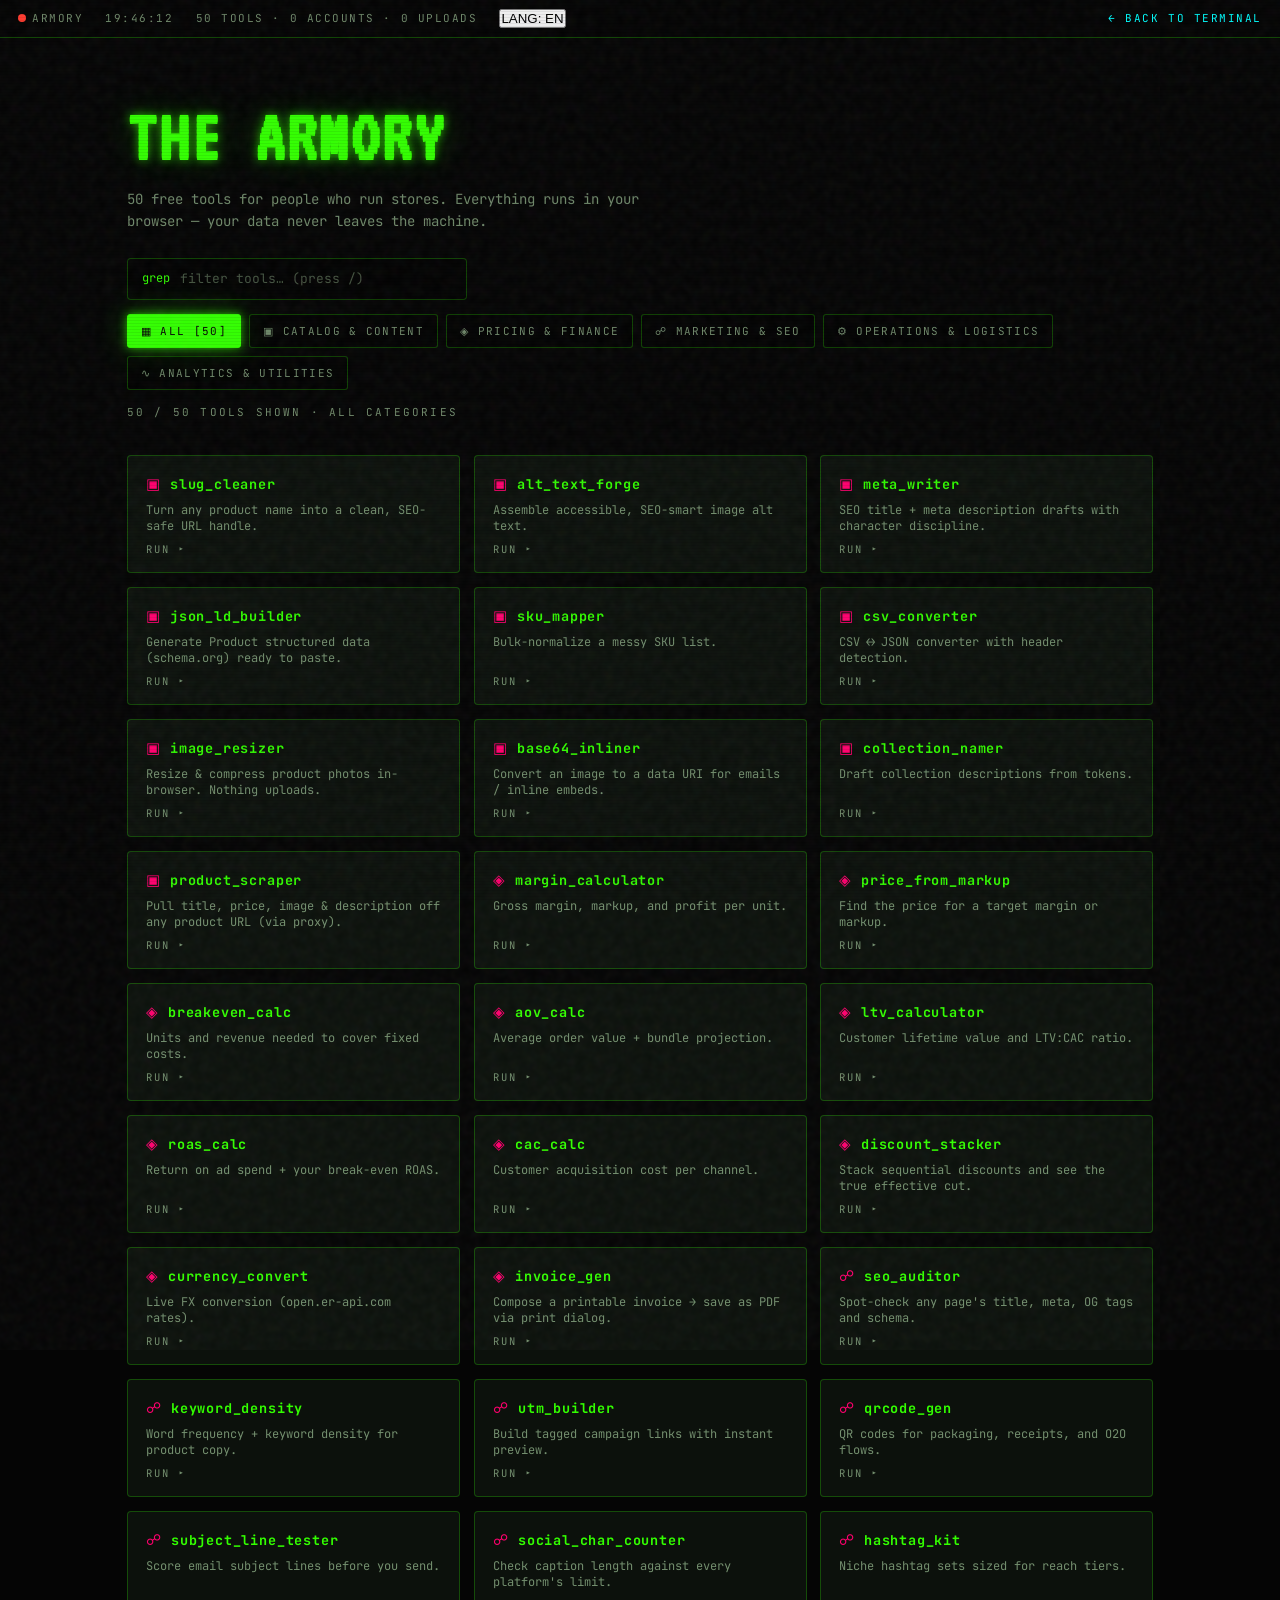
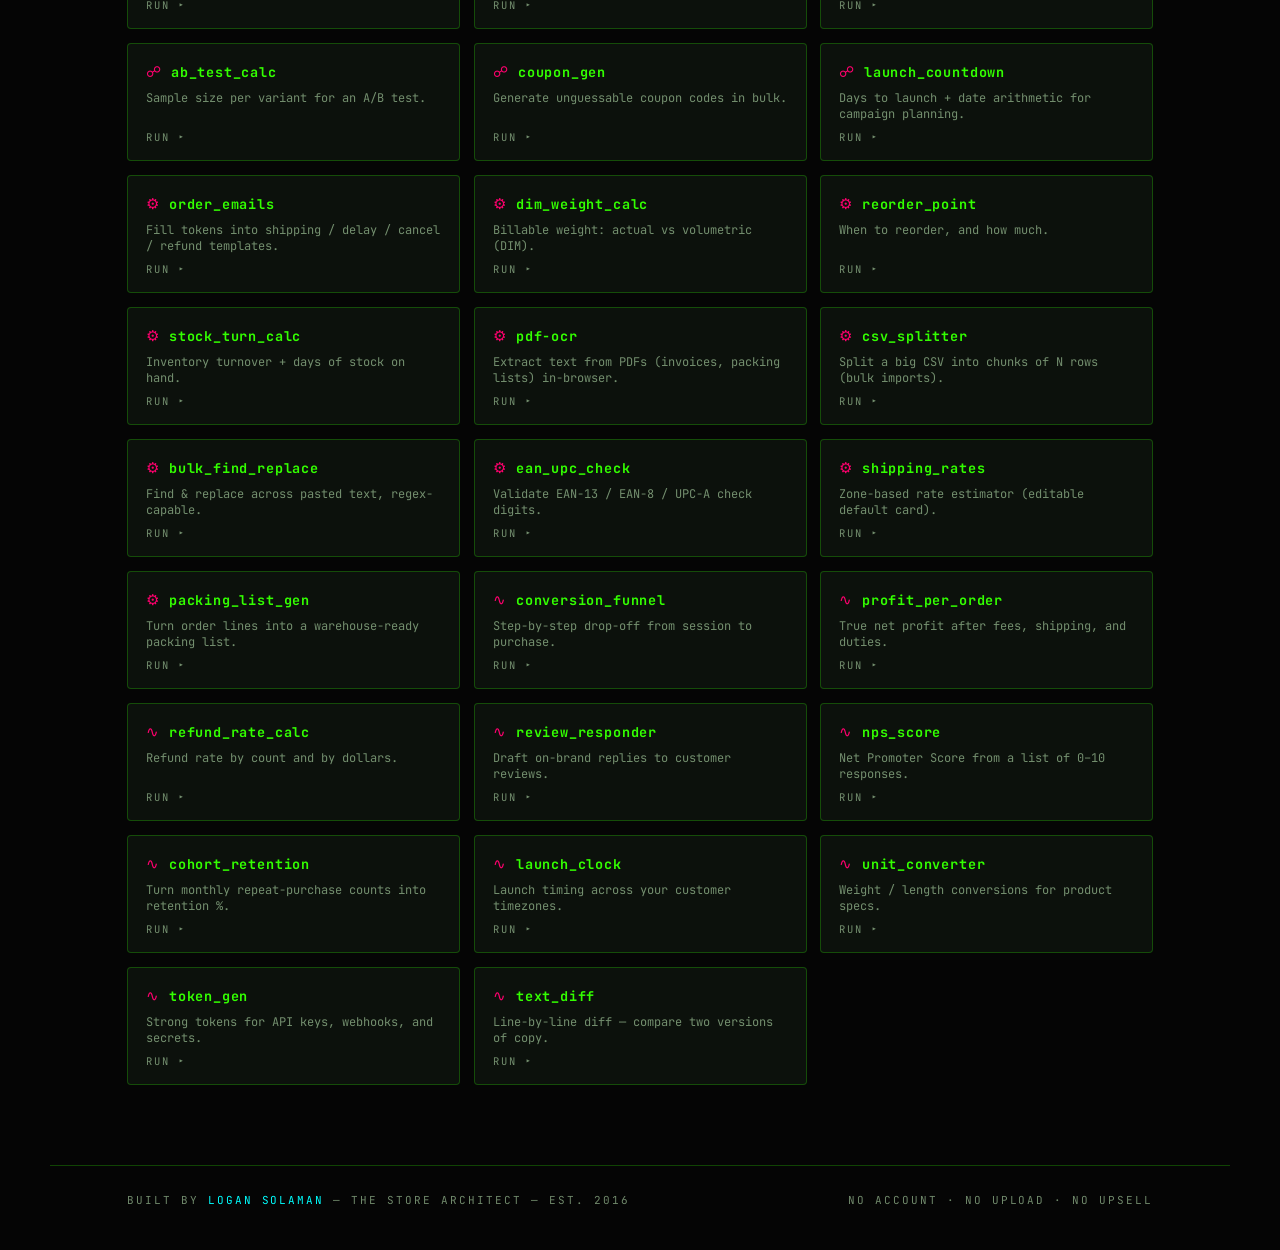
<file: tools/index.html>
<!DOCTYPE html>
<html lang="en" data-theme="matrix">
<head>
<meta charset="UTF-8" />
<meta name="viewport" content="width=device-width, initial-scale=1" />
<title>THE ARMORY — 50 Free Merchant Tools · Logan Solaman</title>
<meta name="description" content="50 free browser tools for ecommerce store owners: SEO, pricing, logistics, marketing, analytics. No account, no upload, no upsell." />
<link rel="preconnect" href="https://fonts.googleapis.com" />
<link rel="preconnect" href="https://fonts.gstatic.com" crossorigin />
<link href="https://fonts.googleapis.com/css2?family=JetBrains+Mono:wght@400;500;700&family=VT323&display=swap" rel="stylesheet" />
<link rel="stylesheet" href="assets/tools.css" />
<link rel="icon" href="data:image/svg+xml,<svg xmlns='http://www.w3.org/2000/svg' viewBox='0 0 100 100'><rect width='100' height='100' fill='%23050505'/><text x='50' y='70' font-size='58' text-anchor='middle' fill='%2333FF00' font-family='monospace'>L_</text></svg>" />
</head>
<body>

<div class="grain" aria-hidden="true"></div>
<div class="scanlines" aria-hidden="true"></div>

<div class="statusbar" aria-hidden="true">
  <span class="statusbar__item statusbar__rec"><span class="statusbar__dot"></span><span data-i18n="armory.rec">ARMORY</span></span>
  <span class="statusbar__item" id="clock">00:00:00</span>
  <span class="statusbar__item statusbar__hide-sm" data-i18n="armory.meta">50 TOOLS · 0 ACCOUNTS · 0 UPLOADS</span>
  <button class="statusbar__item statusbar__lang" id="langSwitch" type="button" aria-label="Switch language">LANG: <span id="langName">EN</span></button>
  <span class="statusbar__item statusbar__keys"><a href="../" data-i18n="armory.back">← BACK TO TERMINAL</a></span>
</div>

<header class="armory-head">
  <h1 class="armory-title" data-i18n="armory.title">THE ARMORY</h1>
  <p class="armory-sub" data-i18n="armory.sub">50 free tools for people who run stores. Everything runs in your browser — your data never leaves the machine.</p>
  <div class="armory-controls">
    <div class="search">
      <span class="search__sign">grep</span>
      <input id="search" type="text" autocomplete="off" spellcheck="false" data-i18n-attr="placeholder:armory.search_ph;aria-label:armory.search_aria" placeholder="filter tools… (press /)" aria-label="Search tools" />
    </div>
    <nav class="tabs" id="tabs" aria-label="Tool categories"></nav>
  </div>
  <p class="armory-count" id="count" aria-live="polite"></p>
</header>

<main class="grid" id="grid"></main>

<footer class="armory-foot">
  <span><span data-i18n="armory.builtby">BUILT BY</span> <a href="../">LOGAN SOLAMAN</a> — <span data-i18n="footer.tag">THE STORE ARCHITECT</span></span>
  <span data-i18n="armory.foot">NO ACCOUNT · NO UPLOAD · NO UPSELL</span>
</footer>

<!-- language picker modal -->
<div class="overlay langmodal" id="langModal" hidden>
  <div class="crt__bezel langmodal__bezel">
    <div class="crt__screen langmodal__screen" role="dialog" aria-label="Choose language">
      <button class="overlay__close" id="langClose" aria-label="Close language picker">×</button>
      <p class="langmodal__sysline">system://locale — SELECT DISPLAY LANGUAGE</p>
      <h2 class="overlay__title">LANGUAGE</h2>
      <div class="langmodal__grid" id="langGrid" role="listbox" aria-label="Available languages"></div>
    </div>
  </div>
</div>

<!-- tool workspace modal -->
<div class="ws" id="ws" hidden role="dialog" aria-modal="true" aria-label="Tool workspace">  <div class="ws__panel">
    <div class="ws__head">
      <div>
        <h2 class="ws__name" id="wsName"></h2>
        <p class="ws__desc" id="wsDesc"></p>
      </div>
      <button class="ws__close" id="wsClose" aria-label="Close tool">×</button>
    </div>
    <div class="ws__body">
      <form class="ws__fields" id="wsFields"></form>
      <div class="ws__actions">
        <button class="btn" id="wsRun" type="button">RUN ▸</button>
        <button class="btn btn--ghost" id="wsCopy" type="button" hidden>COPY</button>
        <a class="btn btn--ghost" id="wsDownload" hidden>DOWNLOAD</a>
      </div>
      <pre class="ws__out" id="wsOut" aria-live="polite"></pre>
      <div class="ws__media" id="wsMedia"></div>
    </div>
  </div>
</div>

<script src="data.js"></script>
<script src="../assets/js/i18n.js"></script>
<script src="assets/tools-app.js"></script>
</body>
</html>
</file>
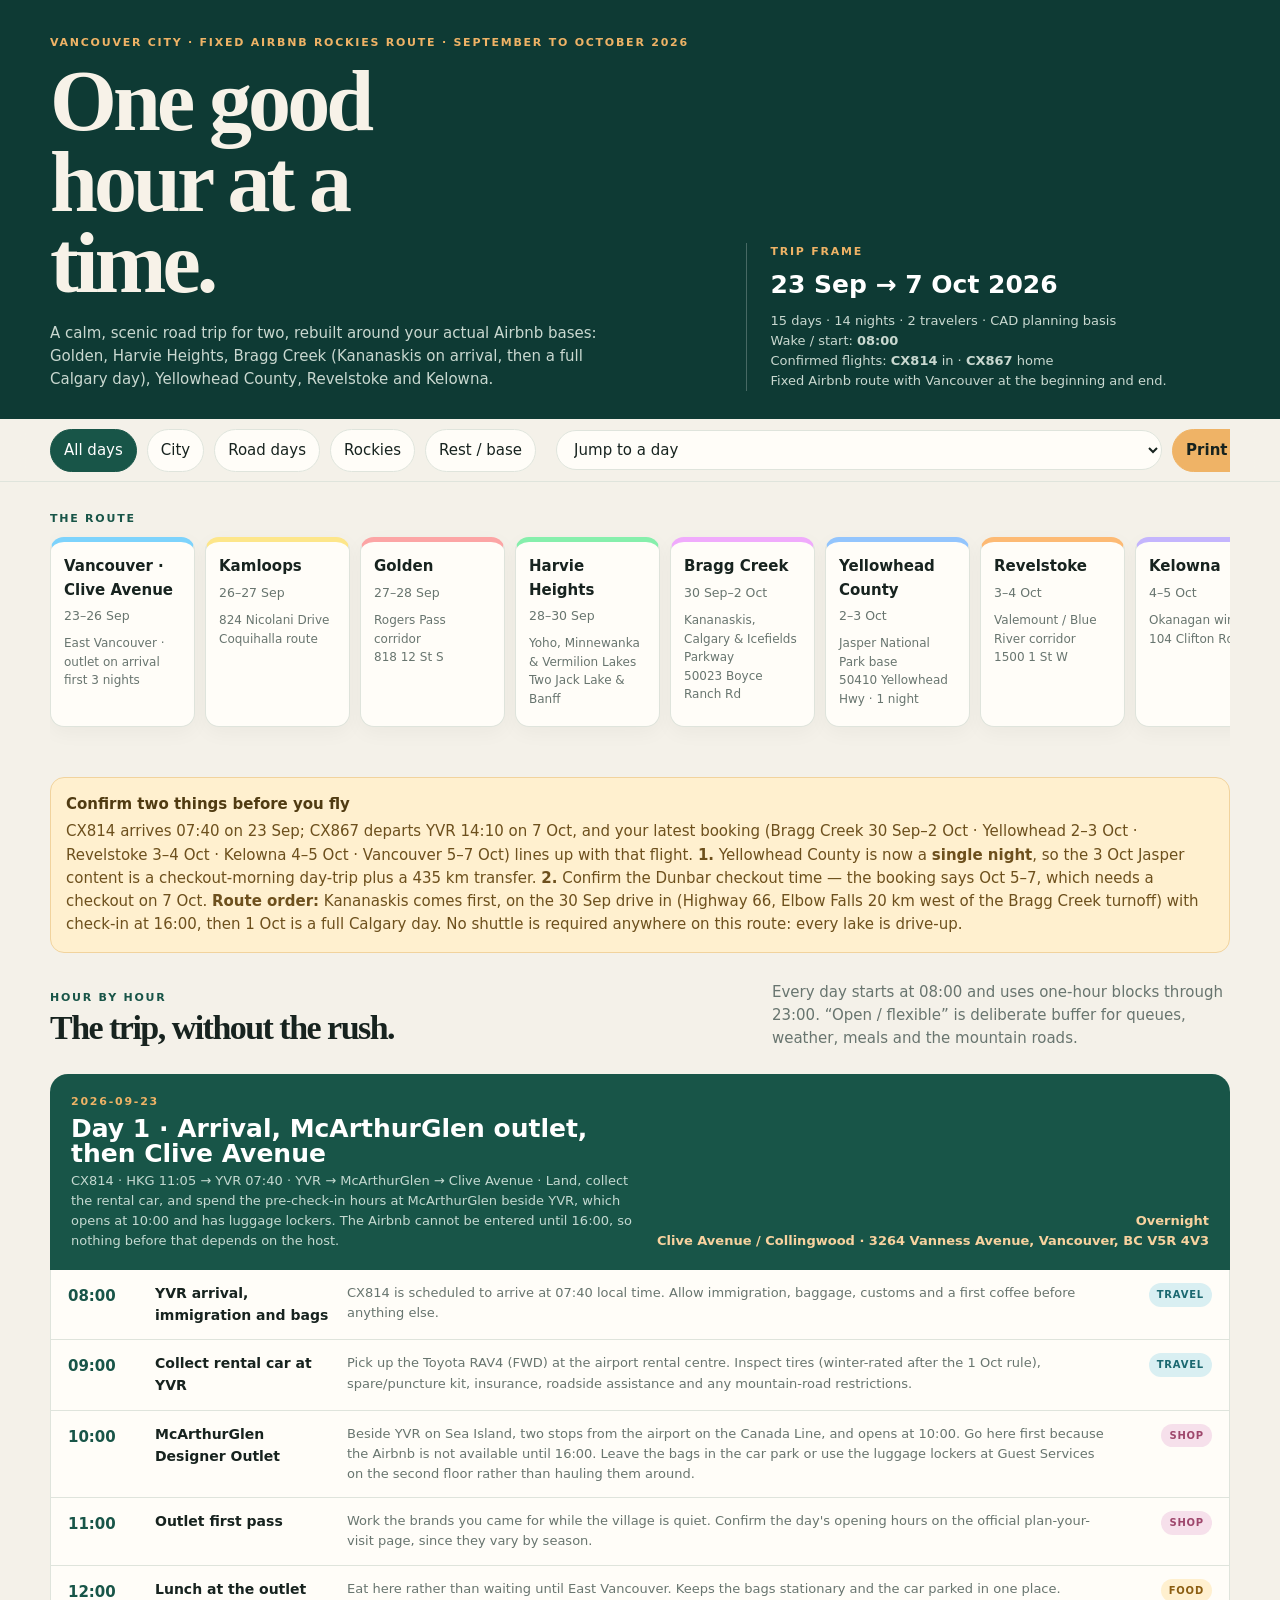
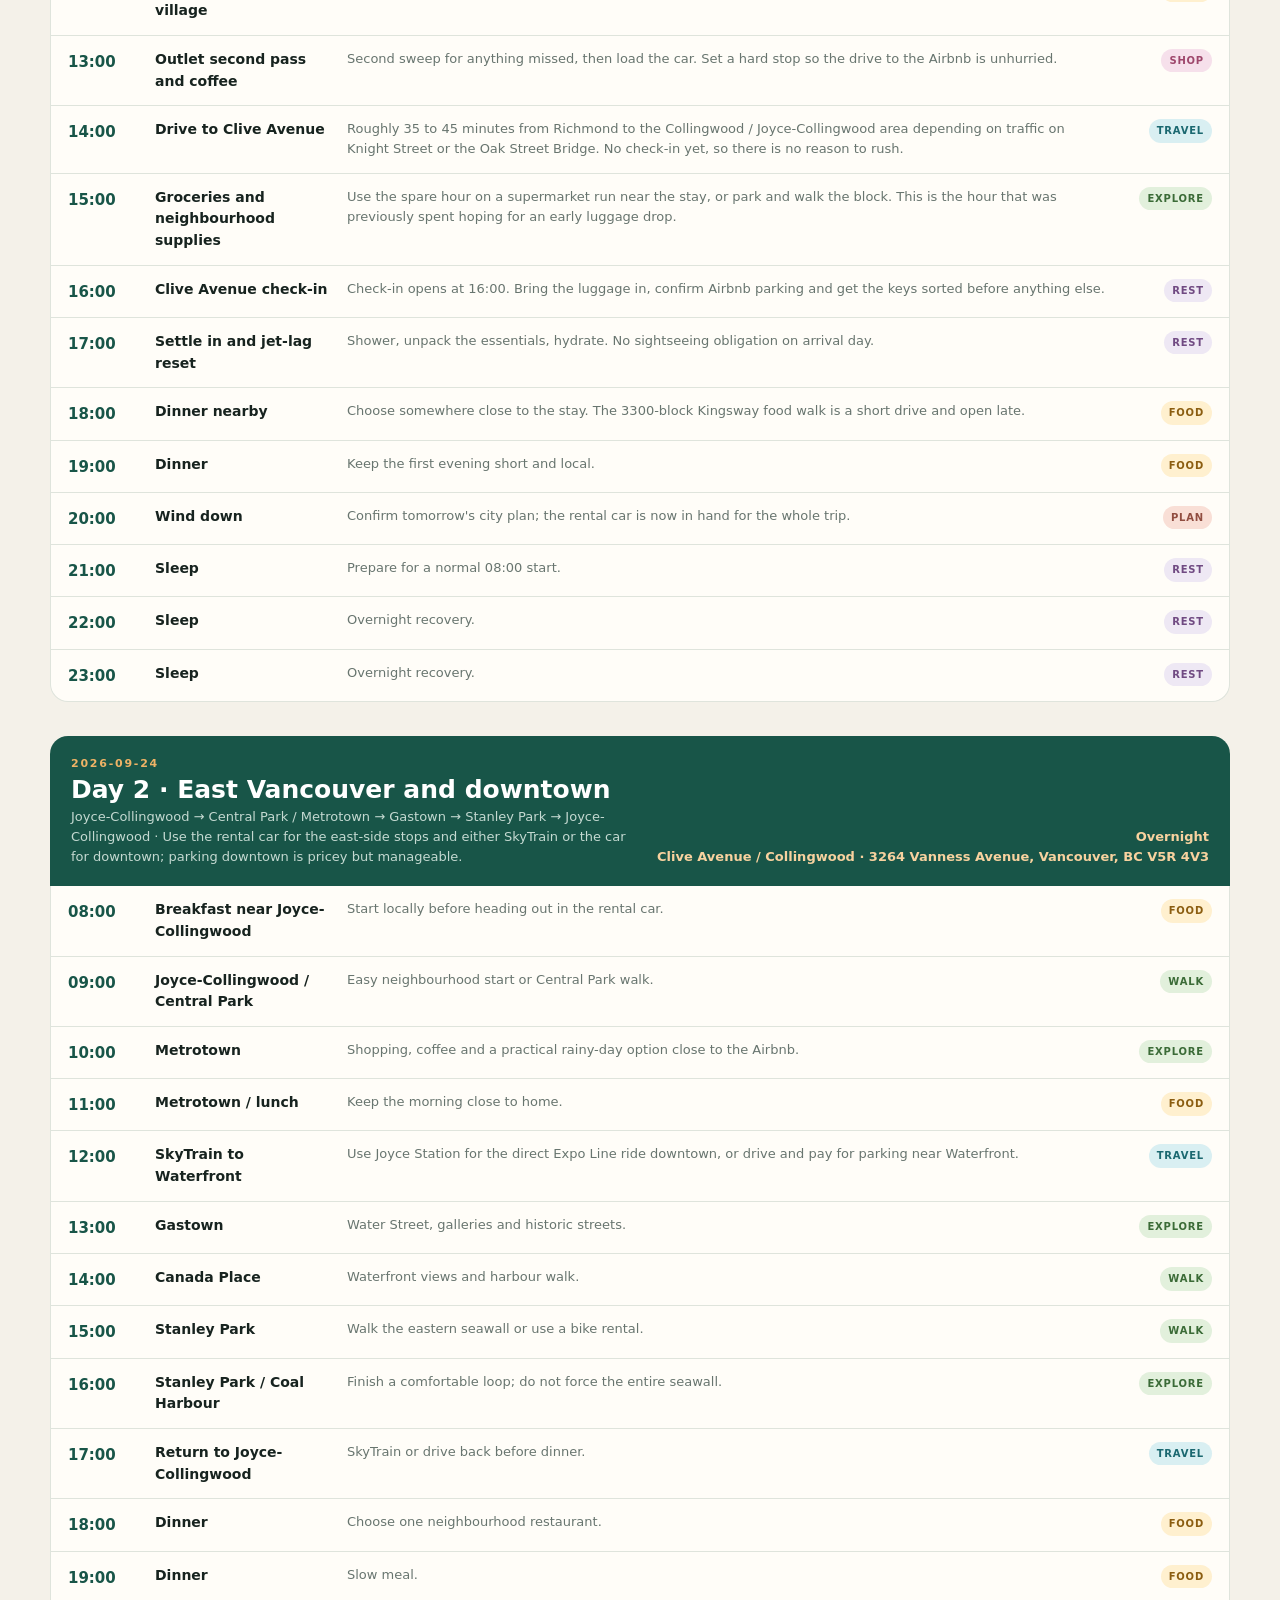
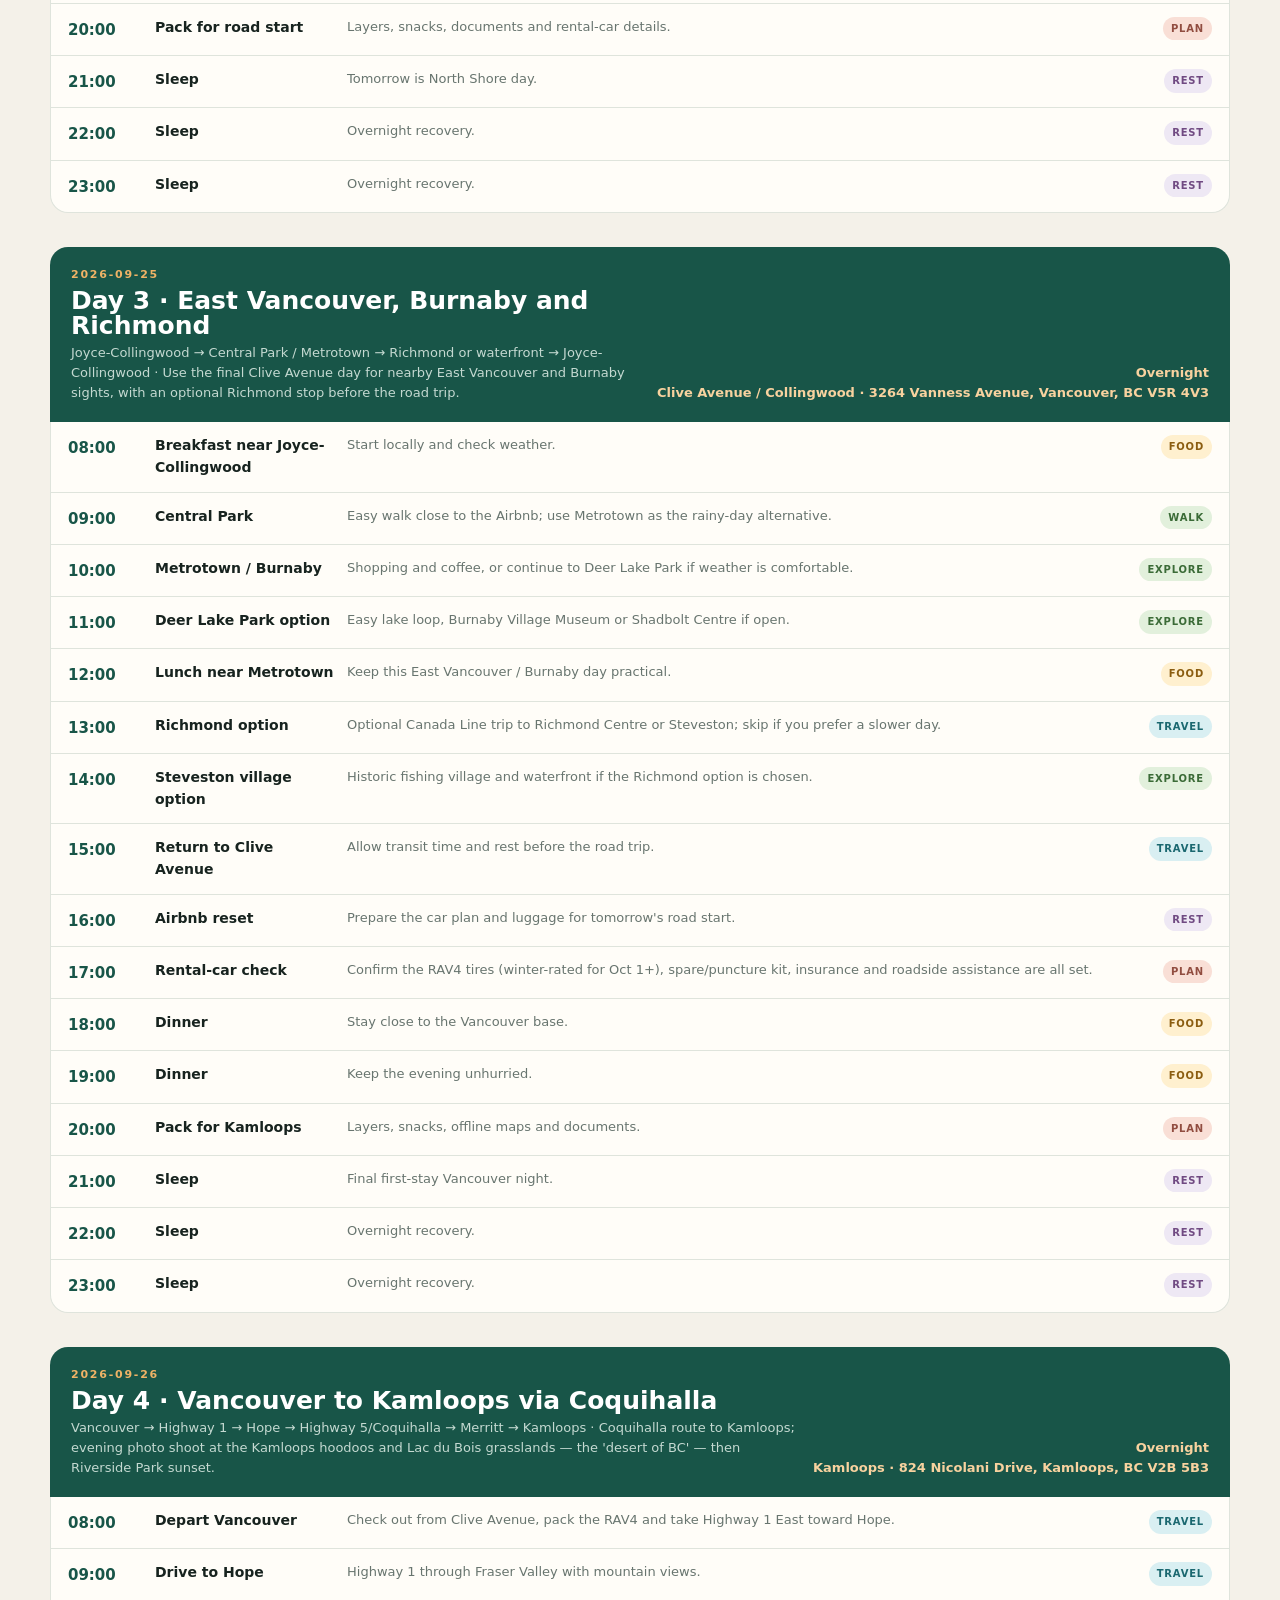
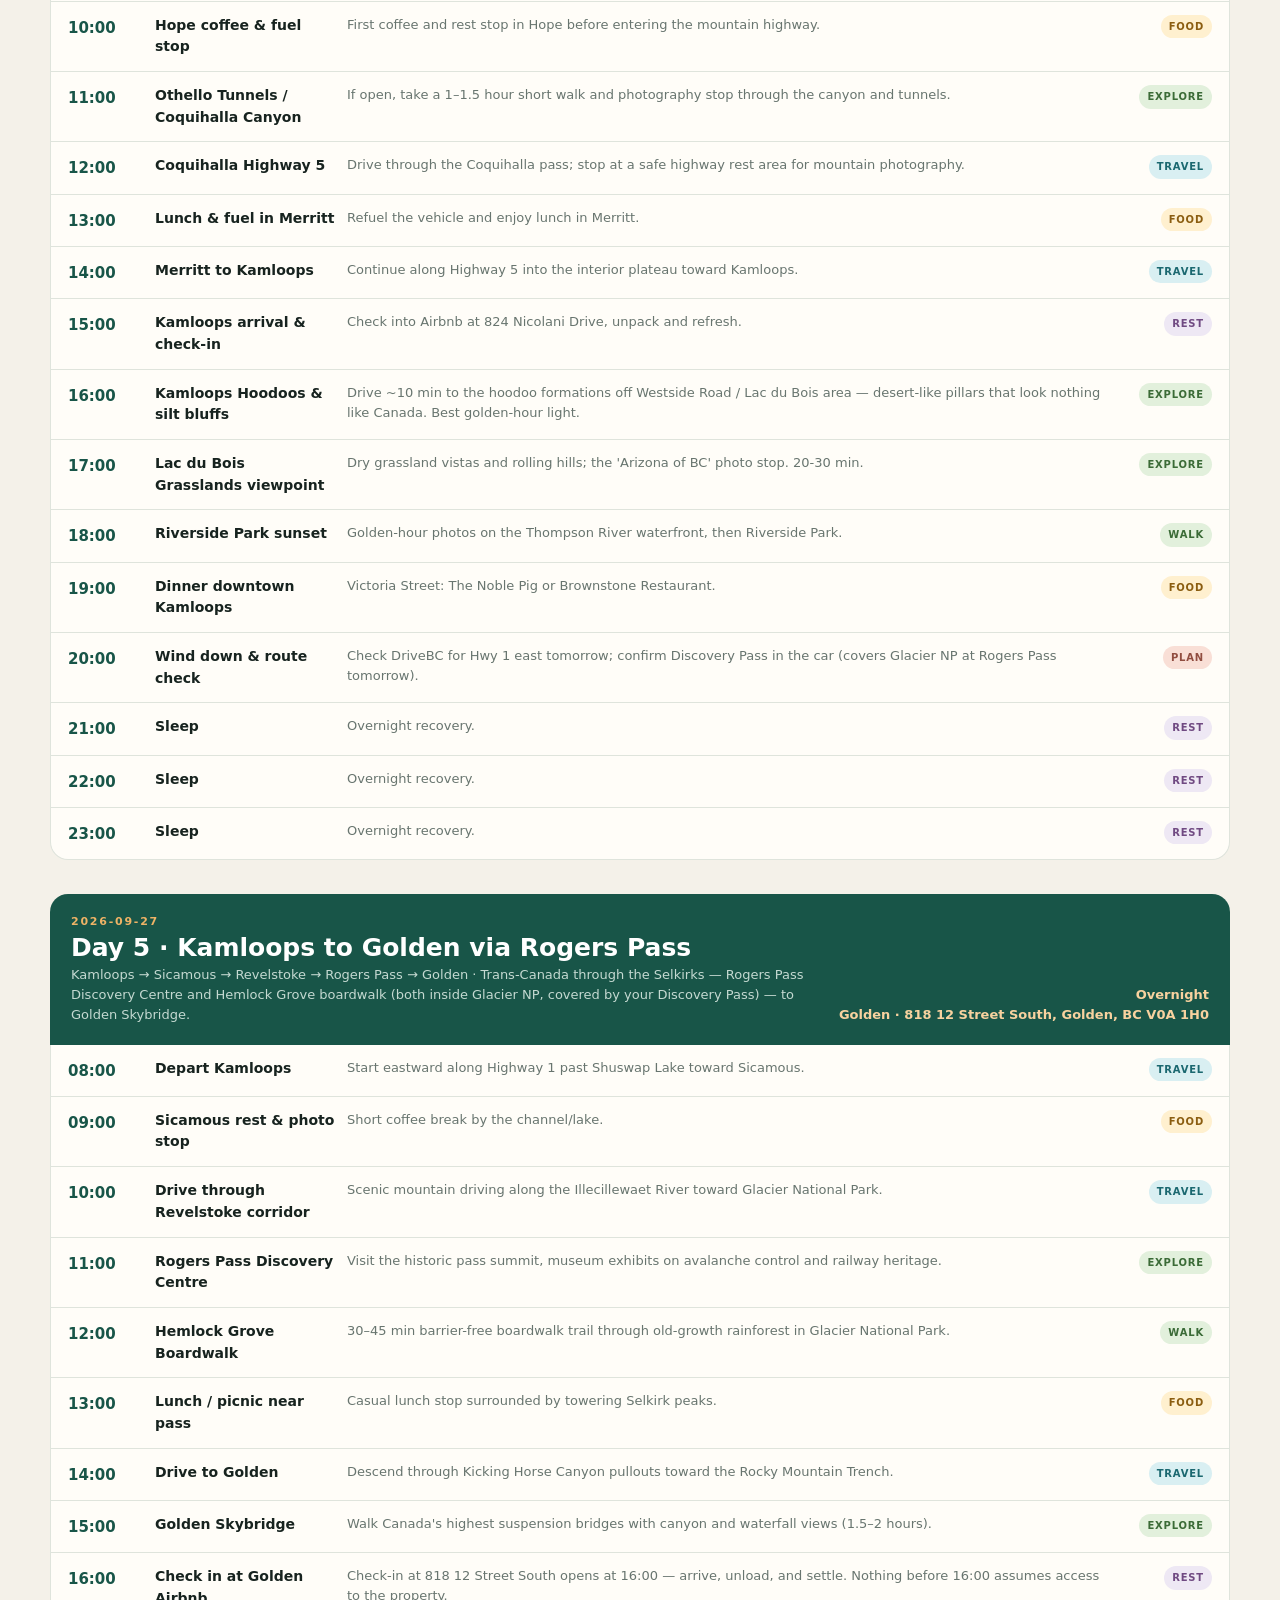
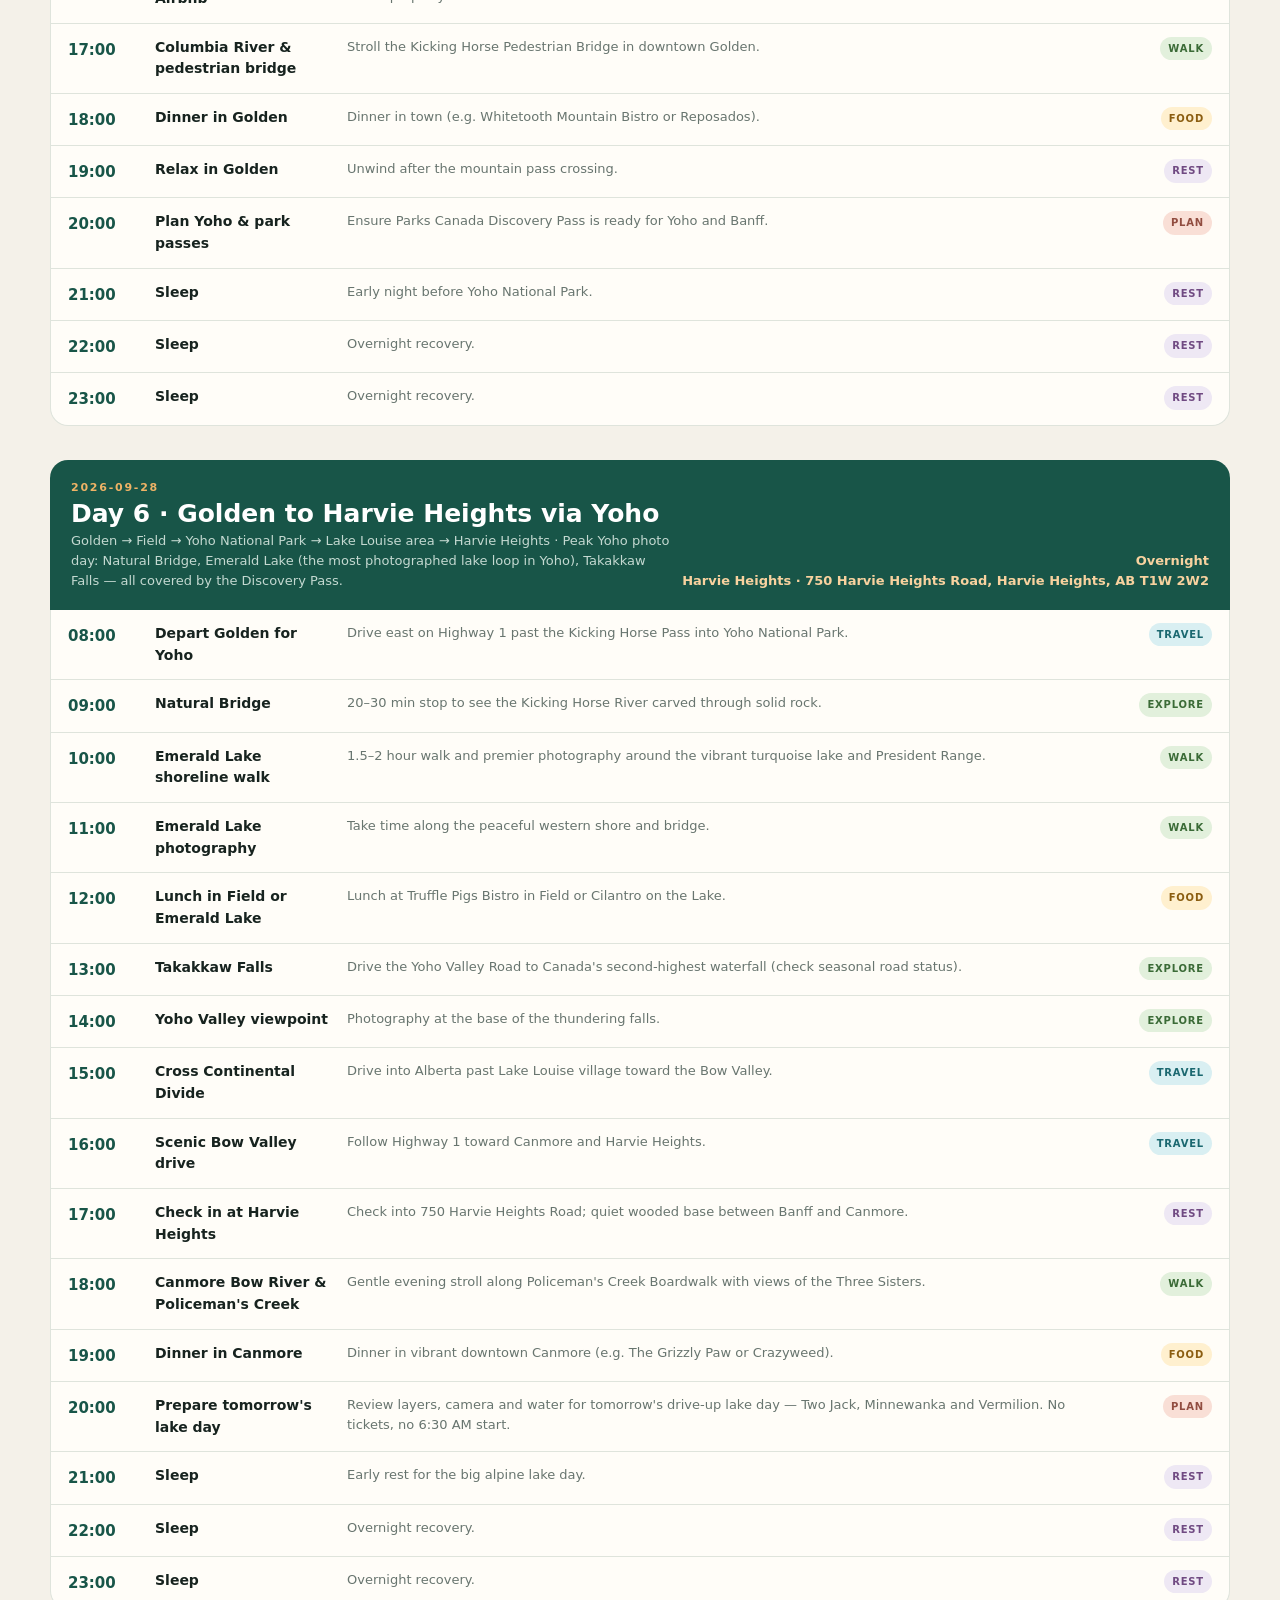
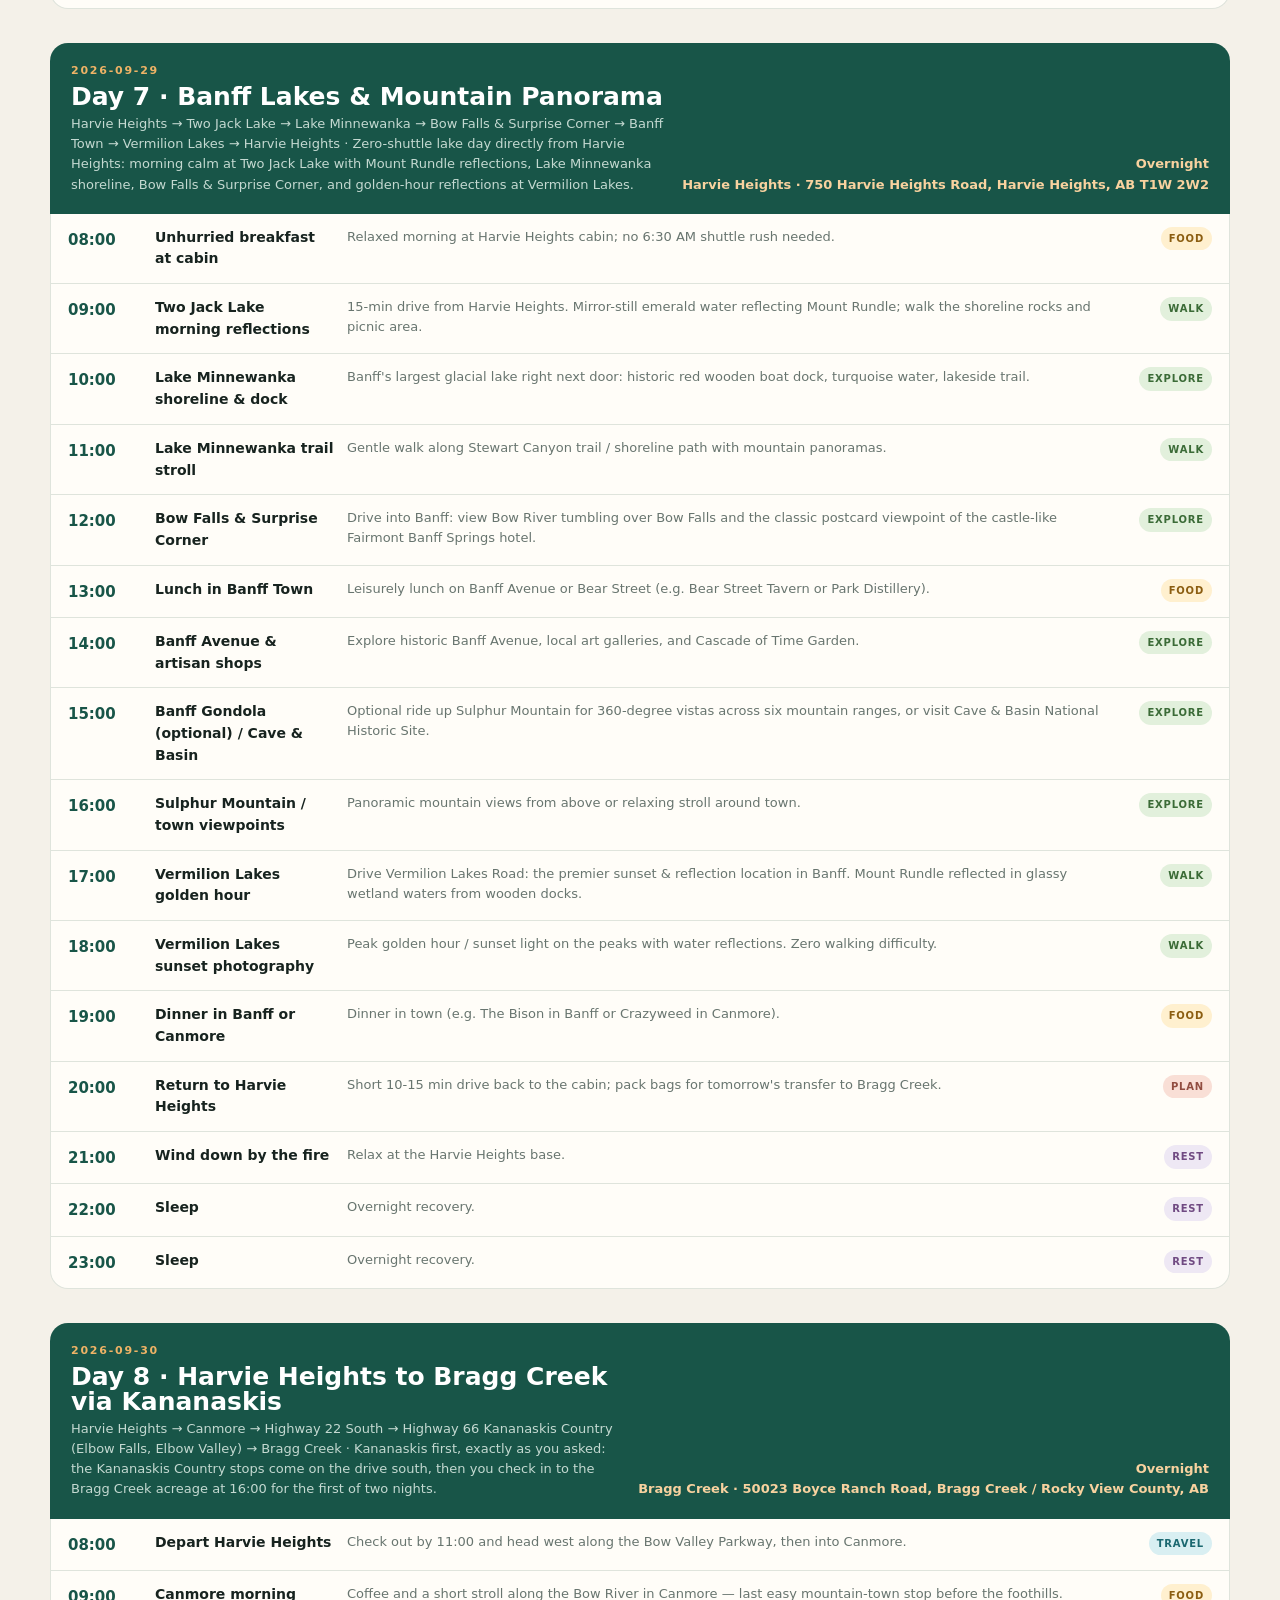
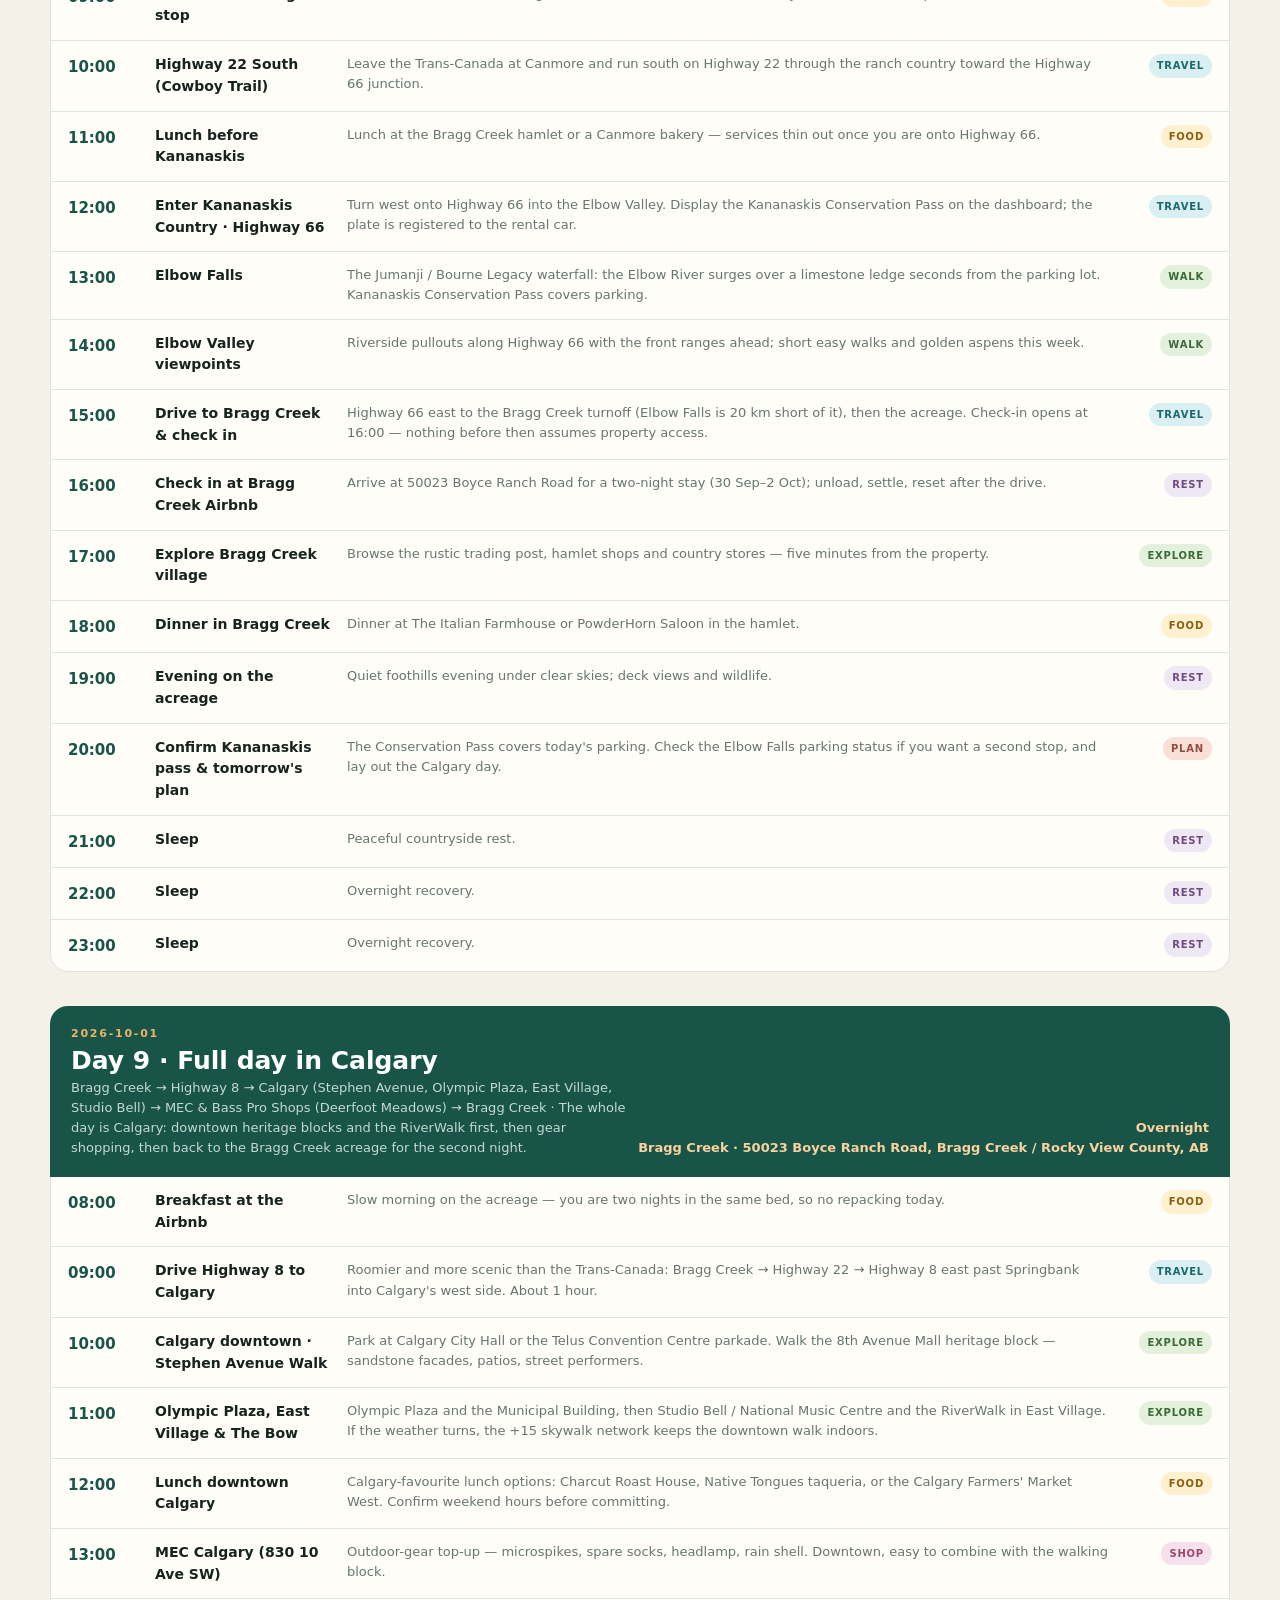
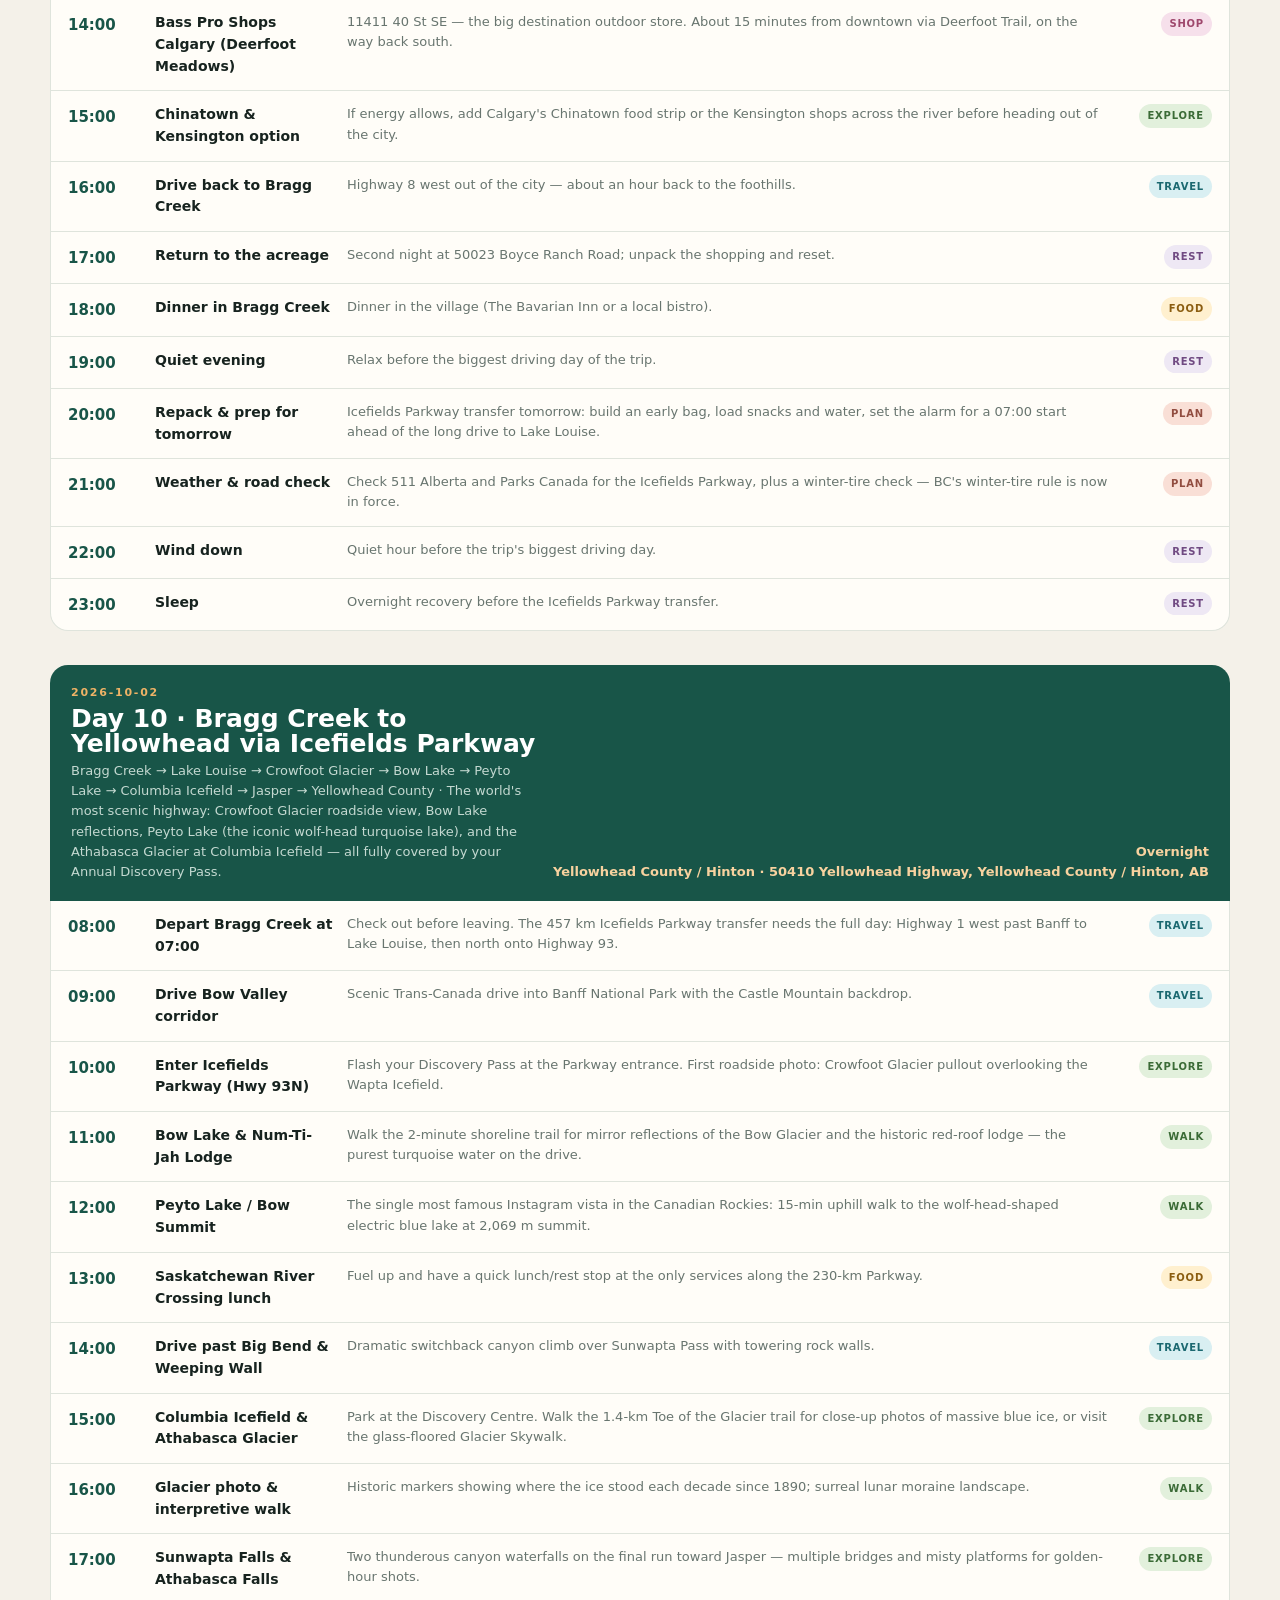
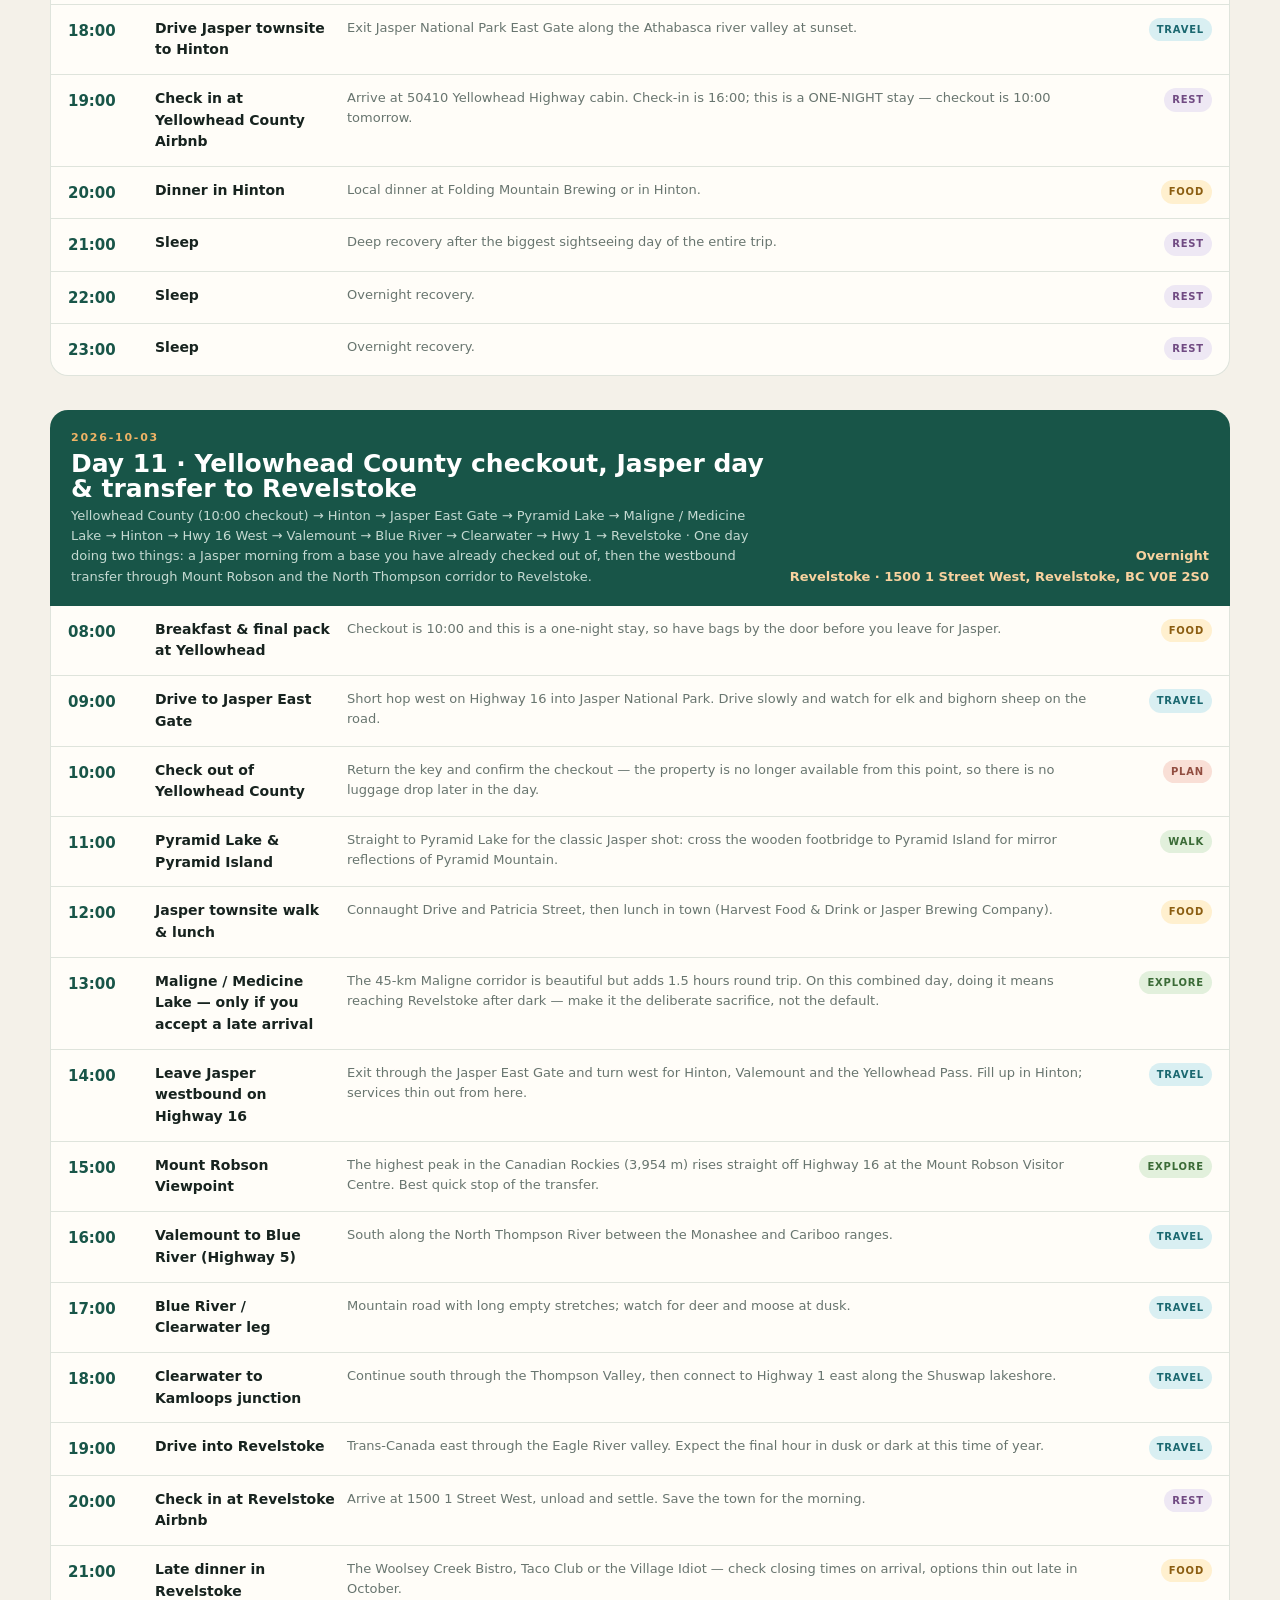
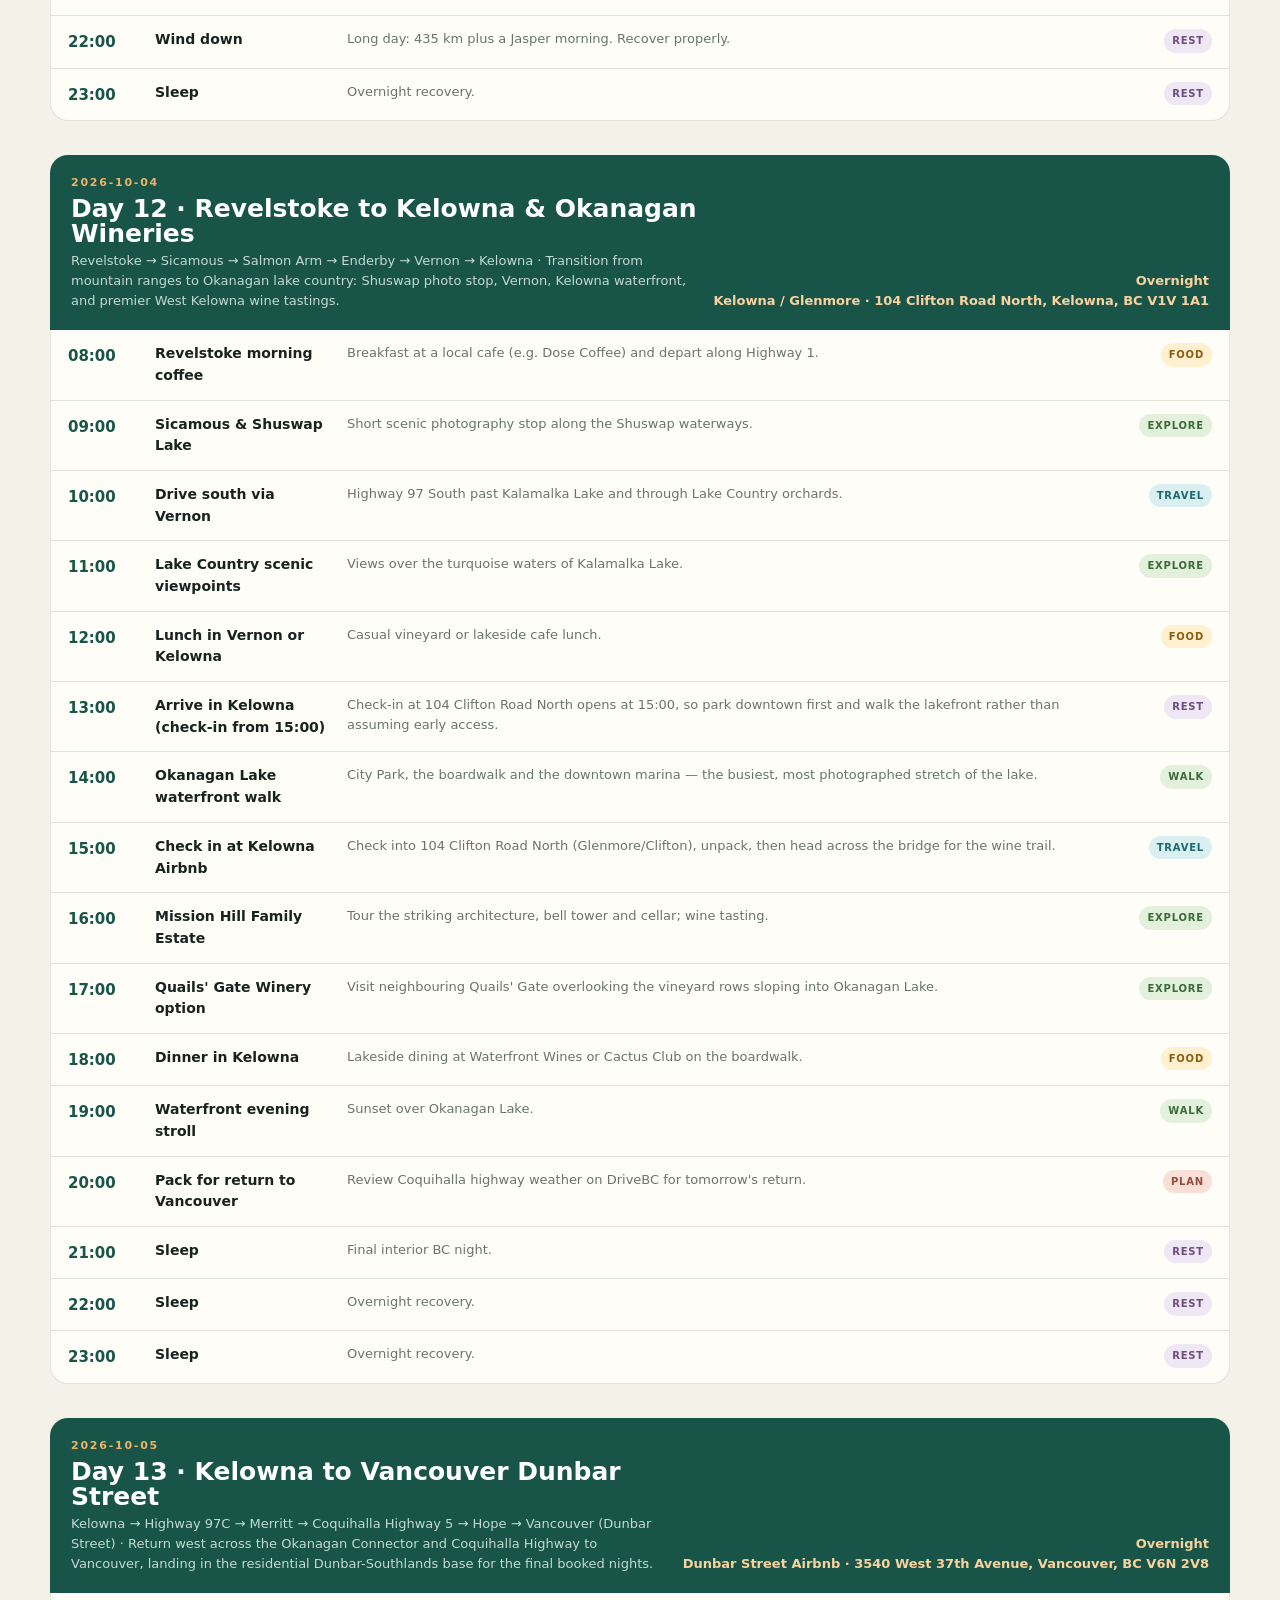
<file: project/canada-rockies-2026-itinerary/index.html>
<!doctype html>
<html lang="en">
<head>
<meta charset="utf-8">
<meta name="viewport" content="width=device-width, initial-scale=1">
<meta name="description" content="A one-hour-block Canada Rockies road-trip plan for Vancouver, Kamloops, Golden, Yoho, the Icefields Parkway, Jasper, Calgary, Kananaskis, Revelstoke, Kelowna and Vancouver.">
<title>Canada Rockies · 15 days, one good hour at a time</title>
<style>
:root{--ink:#17231f;--muted:#68756f;--paper:#f4f1e9;--card:#fffdf8;--line:#dfe4dc;--pine:#185548;--pine-2:#0e3a34;--sky:#bfe0e2;--sun:#efb366;--rose:#d77767;--shadow:0 18px 50px rgba(23,35,31,.10);--radius:18px}
*{box-sizing:border-box} html{scroll-behavior:smooth} body{margin:0;background:var(--paper);color:var(--ink);font:15px/1.55 ui-sans-serif,system-ui,-apple-system,BlinkMacSystemFont,"Segoe UI",sans-serif} a{color:inherit} button,select{font:inherit} button{cursor:pointer}.wrap{width:min(1180px,calc(100% - 32px));margin:0 auto}.serif{font-family:Georgia,"Times New Roman",serif;letter-spacing:-.045em}.eyebrow{text-transform:uppercase;letter-spacing:.16em;font-weight:800;font-size:11px;color:var(--sun)}
.hero{background:var(--pine-2);color:#f7f2e8;padding:34px 0 28px;overflow:hidden}.hero-grid{display:grid;grid-template-columns:1.15fr .85fr;gap:40px;align-items:end}.hero h1{font-size:clamp(42px,7vw,86px);line-height:.94;margin:10px 0 18px;max-width:9ch}.hero p{max-width:58ch;color:#c9d8d0;margin:0}.hero-side{border-left:1px solid rgba(255,255,255,.24);padding-left:24px}.hero-side strong{display:block;font-size:25px;color:#fff;margin:6px 0}.hero-side p{font-size:13px}.toolbar{position:sticky;top:0;z-index:5;background:rgba(244,241,233,.93);backdrop-filter:blur(12px);border-bottom:1px solid var(--line)}.toolbar .wrap{display:flex;gap:10px;align-items:center;min-height:62px;overflow:auto}.toolbar button,.toolbar select{border:1px solid var(--line);background:var(--card);border-radius:999px;padding:9px 13px;color:var(--ink);white-space:nowrap}.toolbar button.active,.toolbar button:hover{background:var(--pine);border-color:var(--pine);color:white}.toolbar .spacer{flex:1}.toolbar .print{background:var(--sun);border-color:var(--sun);font-weight:800}
.route{padding:28px 0 8px}.route-line{display:flex;gap:10px;overflow:auto;padding:10px 0 20px}.route-stop{min-width:145px;background:var(--card);border:1px solid var(--line);border-top:5px solid var(--accent,var(--pine));border-radius:14px;padding:13px;box-shadow:0 6px 20px rgba(23,35,31,.04)}.route-stop strong{display:block}.route-stop small{display:block;color:var(--muted);margin-top:4px}.route-stop em{display:block;color:var(--muted);font-size:12px;font-style:normal;margin-top:9px}
main{padding-bottom:80px}.section-head{display:flex;justify-content:space-between;align-items:end;gap:20px;margin:28px 0 14px}.section-head h2{font-size:34px;line-height:1;margin:5px 0}.section-head p{max-width:48ch;color:var(--muted);margin:0}.day{scroll-margin-top:80px;margin:24px 0 34px}.day.hidden{display:none}.day-head{background:var(--pine);color:white;border-radius:var(--radius) var(--radius) 0 0;padding:19px 21px;display:grid;grid-template-columns:1fr auto;gap:12px;align-items:end}.day-head h3{font-size:25px;line-height:1;margin:5px 0}.day-head p{margin:0;color:#c4d9d1;font-size:13px}.day-head .stay{text-align:right;color:#f8d29f;font-weight:800;font-size:13px}.blocks{background:var(--card);border:1px solid var(--line);border-top:0;border-radius:0 0 var(--radius) var(--radius);overflow:hidden}.block{display:grid;grid-template-columns:75px 180px 1fr 92px;gap:12px;padding:13px 17px;border-bottom:1px solid var(--line);align-items:start}.block:last-child{border-bottom:0}.block time{font-variant-numeric:tabular-nums;font-weight:800;color:var(--pine);padding-top:2px}.block h4{margin:0;font-size:14px}.block p{margin:0;color:var(--muted);font-size:13px}.tag{justify-self:end;border-radius:999px;padding:4px 8px;font-size:10px;text-transform:uppercase;letter-spacing:.08em;font-weight:800;background:#e8eee8;color:var(--pine)}.tag.travel{background:#d9eff2;color:#1b6870}.tag.explore,.tag.walk{background:#e2f0dc;color:#3b6b37}.tag.food{background:#fff0cf;color:#8b5d10}.tag.rest{background:#eee8f4;color:#704a82}.tag.plan{background:#f9dfd6;color:#914d40}.tag.shop{background:#f6e0eb;color:#9e476c}.tag.buffer{background:#eef0ed;color:#748078}
.grid{display:grid;grid-template-columns:1.1fr .9fr;gap:20px}.panel{background:var(--card);border:1px solid var(--line);border-radius:var(--radius);padding:21px;box-shadow:var(--shadow)}.panel h3{margin:0 0 8px;font-size:19px}.panel p{color:var(--muted);margin:5px 0 15px}.route-legs{display:grid;gap:10px}.leg{display:grid;grid-template-columns:1fr auto;gap:10px;border-bottom:1px solid var(--line);padding:11px 0}.leg:last-child{border:0}.leg strong{display:block}.leg small{color:var(--muted)}.leg b{color:var(--pine);text-align:right;white-space:nowrap}.stay-controls{display:flex;gap:8px;flex-wrap:wrap;margin:10px 0 15px}.stay-controls button{border:1px solid var(--line);background:var(--paper);border-radius:999px;padding:7px 10px}.stay-controls button.active{background:var(--pine);color:white;border-color:var(--pine)}.stay-list{display:grid;gap:11px}.stay-card{border:1px solid var(--line);border-radius:13px;padding:13px}.stay-card strong{display:block}.stay-card small{display:inline-block;color:var(--pine);font-weight:800;text-transform:uppercase;font-size:10px;letter-spacing:.08em;margin:4px 0}.stay-card p{font-size:13px;margin:4px 0 8px}.stay-card a{color:var(--pine);font-size:13px;font-weight:800;text-decoration:none}.stay-card a+a{margin-left:11px}.notice{background:#fff0cf;border:1px solid #f1d39d;border-radius:14px;padding:15px;color:#6d501d;margin:22px 0}.notice strong{display:block;color:#503b12;margin-bottom:4px}.sources{margin-top:30px}.sources ol{columns:2;padding-left:22px}.flight-grid{display:grid;grid-template-columns:repeat(2,1fr);gap:12px}.flight-card{border:1px solid var(--line);border-radius:14px;padding:15px;background:#f8f6ef}.flight-card strong{display:block;font-size:20px;color:var(--pine)}.flight-card .flight-route{font-weight:800;margin:4px 0}.flight-card small{display:block;color:var(--muted);font-size:12px}.sources li{margin:6px 0;color:var(--muted);font-size:13px}.sources a{color:var(--pine)}footer{background:var(--pine-2);color:#c9d8d0;padding:24px 0;font-size:12px}footer strong{color:white}@media(max-width:800px){.hero-grid,.grid{grid-template-columns:1fr}.hero-side{border-left:0;border-top:1px solid rgba(255,255,255,.24);padding:18px 0 0}.block{grid-template-columns:60px 1fr auto}.block p{grid-column:2/4}.tag{grid-column:3;grid-row:1}.day-head{grid-template-columns:1fr}.day-head .stay{text-align:left}.sources ol{columns:1}}@media(max-width:560px){.wrap{width:min(100% - 22px,1180px)}.block{grid-template-columns:56px 1fr}.block p{grid-column:2}.tag{grid-column:2;justify-self:start}.hero{padding-top:26px}.hero h1{font-size:54px}.toolbar .wrap{min-height:56px}.section-head{display:block}}
@media print{.toolbar{display:none}.hero{background:white;color:black;border-bottom:2px solid black}.hero p,.hero-side p{color:#333}.route,.day{break-inside:avoid}.day:not(:first-of-type){break-before:page}.panel{box-shadow:none}}
.restaurant small{padding: 2px 0.4rem;background: #e6b672;margin-left: 6px;border-radius: 20px;}
.budget-grid{display:grid;grid-template-columns:repeat(2,1fr);gap:12px}.budget-card{border:1px solid var(--line);border-radius:14px;padding:15px;background:#f8f6ef}.budget-card strong{display:block;font-size:18px;color:var(--pine)}.budget-card .range{font-size:21px;font-weight:800;color:var(--ink);margin:5px 0}.budget-card small{display:block;color:var(--muted);font-size:12px}.airbnb-list{display:grid;gap:10px}.airbnb-row{display:grid;grid-template-columns:1fr auto;gap:12px;border-bottom:1px solid var(--line);padding:10px 0}.airbnb-row:last-child{border-bottom:0}.airbnb-row strong{display:block}.airbnb-row small{color:var(--muted)}.budget-note{color:var(--muted);font-size:13px;margin-top:12px}.budget-total{background:#e2f0dc;border-color:#b9d5ae}
</style>
</head>
<body>
<header class="hero"><div class="wrap hero-grid"><div><div class="eyebrow">Vancouver city · fixed Airbnb Rockies route · September to October 2026</div><h1 class="serif">One good hour at a time.</h1><p>A calm, scenic road trip for two, rebuilt around your actual Airbnb bases: Golden, Harvie Heights, Bragg Creek (Kananaskis on arrival, then a full Calgary day), Yellowhead County, Revelstoke and Kelowna.</p></div><div class="hero-side"><div class="eyebrow">Trip frame</div><strong>23 Sep → 7 Oct 2026</strong><p>15 days · 14 nights · 2 travelers · CAD planning basis</p><p>Wake / start: <b>08:00</b></p><p>Confirmed flights: <b>CX814</b> in · <b>CX867</b> home</p><p>Fixed Airbnb route with Vancouver at the beginning and end.</p></div></div></header>
<nav class="toolbar"><div class="wrap"><button class="active" data-filter="all">All days</button><button data-filter="city">City</button><button data-filter="road">Road days</button><button data-filter="rockies">Rockies</button><button data-filter="rest">Rest / base</button><span class="spacer"></span><select id="daySelect" aria-label="Jump to day"><option value="">Jump to a day</option></select><button class="print" onclick="window.print()">Print / PDF</button></div></nav>
<section class="route"><div class="wrap"><div class="eyebrow" style="color:var(--pine)">The route</div><div class="route-line" id="route"></div></div></section>
<main class="wrap"><div class="notice"><strong>Confirm two things before you fly</strong>CX814 arrives 07:40 on 23 Sep; CX867 departs YVR 14:10 on 7 Oct, and your latest booking (Bragg Creek 30 Sep–2 Oct · Yellowhead 2–3 Oct · Revelstoke 3–4 Oct · Kelowna 4–5 Oct · Vancouver 5–7 Oct) lines up with that flight. <b>1.</b> Yellowhead County is now a <b>single night</b>, so the 3 Oct Jasper content is a checkout-morning day-trip plus a 435 km transfer. <b>2.</b> Confirm the Dunbar checkout time — the booking says Oct 5–7, which needs a checkout on 7 Oct. <b>Route order:</b> Kananaskis comes first, on the 30 Sep drive in (Highway 66, Elbow Falls 20 km west of the Bragg Creek turnoff) with check-in at 16:00, then 1 Oct is a full Calgary day. No shuttle is required anywhere on this route: every lake is drive-up.</div><div class="section-head"><div><div class="eyebrow" style="color:var(--pine)">Hour by hour</div><h2 class="serif">The trip, without the rush.</h2></div><p>Every day starts at 08:00 and uses one-hour blocks through 23:00. “Open / flexible” is deliberate buffer for queues, weather, meals and the mountain roads.</p></div><section id="days"></section><div class="grid"><section class="panel"><div class="eyebrow" style="color:var(--pine)">Travel math</div><h3>Route legs</h3><p>Baseline routing only. Stops and conditions are the point of the trip.</p><div class="route-legs" id="legs"></div></section><section class="panel"><div class="eyebrow" style="color:var(--pine)">Stay shortlist</div><h3>Hotels, cabins and Airbnb searches</h3><p>Choose a base, then confirm exact dates and cancellation terms.</p><div class="stay-controls" id="stayControls"></div><div class="stay-list" id="stays"></div></section></div><section class="panel sources"><div class="eyebrow" style="color:var(--pine)">Flight board</div><h3>Confirmed flights</h3><p>Times are local to the departure or arrival airport. Keep airport transfers and buffers tied to the actual flight schedule.</p><div class="flight-grid" id="flights"></div></section><section class="panel sources"><div class="eyebrow" style="color:var(--pine)">Budget board</div><h3>Driving cost and whole-trip estimate</h3><p>CAD planning estimate for two travelers. Supplied accommodation and rental totals are included; international flight fares are still excluded.</p><div class="budget-grid" id="budget"></div><p class="budget-note" id="budgetNote"></p></section><section class="panel sources"><div class="eyebrow" style="color:var(--pine)">Booked stays & rental</div><h3>Exact addresses, times and prices</h3><p>Booking amounts are shown in the supplied HKD and converted planning CAD. Tap the address in your map app when you need the exact approach.</p><div class="budget-grid" id="lodging"></div><p class="budget-note" id="lodgingNote"></p></section><section class="panel sources"><div class="eyebrow" style="color:var(--pine)">Vehicle brief</div><h3>Recommended rental car</h3><p>For this route, the booked <strong>Toyota RAV4 FWD</strong> is practical and economical for two people, but it does not provide AWD traction on snow or steep unplowed access roads. Tire quality and conservative driving are essential.</p><div class="budget-grid" id="vehicle"></div><p class="budget-note" id="vehicleNote"></p></section><section class="panel sources"><div class="eyebrow" style="color:var(--pine)">Safe route & closures</div><h3>Verified open for your dates — and what to avoid</h3><p id="closuresSummary"></p><div class="budget-grid" id="closures"></div><p class="budget-note" id="closuresNote"></p></section><section class="panel sources"><div class="eyebrow" style="color:var(--pine)">Hidden gems & cool spots</div><h3>Off-the-beaten-path picks by stay</h3><p id="hiddenGemsSummary"></p><div id="hiddenGems"></div></section><section class="panel sources"><div class="eyebrow" style="color:var(--pine)">Instagram photo map</div><h3>Highest-impact photo stops, day by day</h3><p id="instagramSummary"></p><div class="budget-grid" id="instagram_spots"></div></section><section class="panel sources"><div class="eyebrow" style="color:var(--pine)">Park passes & entry</div><h3>Passes you need, and where to buy them</h3><p id="parkPassSummary"></p><div class="budget-grid" id="parkPasses"></div><p class="budget-note" id="parkPassNote"></p></section><section class="panel sources"><div class="eyebrow" style="color:var(--pine)">Weather brief</div><h3>What to expect and check</h3><p id="weatherSummary"></p><div class="budget-grid" id="weather"></div><p class="budget-note" id="weatherNote"></p></section><section class="panel sources"><div class="eyebrow" style="color:var(--pine)">Packing checklist</div><h3>Pack for rain, frost and changing elevations</h3><div class="budget-grid" id="packing"></div></section><section class="panel sources"><div class="eyebrow" style="color:var(--pine)">Food map</div><h3>Restaurants by base</h3><p>Useful candidates, not fixed reservations. Check opening days and book after flight and road timing are known.</p><div class="restaurant-groups" id="restaurants"></div></section><section class="panel sources"><div class="eyebrow" style="color:var(--pine)">Research ledger</div><h3>Links worth checking twice</h3><p>Official park and property pages are prioritized. Search links are provided for discovery only.</p><ol id="sources"></ol></section></main>
<footer><div class="wrap"><strong>Canada Rockies 2026</strong> · shared itinerary artifact · Verify live conditions and bookings before departure.</div></footer>
<script>
const esc=s=>String(s??'').replace(/[&<>"']/g,c=>({'&':'&amp;','<':'&lt;','>':'&gt;','"':'&quot;',"'":'&#39;'}[c]));
let DATA=null, filter='all', stayKey='harvie-heights';
async function boot(){const r=await fetch('data/itinerary.json');DATA=await r.json();renderRoute();renderDays();renderLegs();renderStayControls();renderStays();renderSources();renderBudget();renderVehicle();renderLodging();renderParkPasses();renderInstagram();renderHiddenGems();renderClosures();}
function renderInstagram(){const g=DATA.instagram_spots;if(!g)return;document.getElementById('instagramSummary').textContent=g.note;document.getElementById('instagram_spots').innerHTML=g.spots.map(s=>`<article class="budget-card"><strong>${esc(s.location)}</strong><div class="range">${esc(s.day)}</div><small><b>Why:</b> ${esc(s.why)}<br><b>Access:</b> ${esc(s.access)}<br><b>Best light:</b> ${esc(s.best_light)}</small></article>`).join('')}
function renderRoute(){document.getElementById('route').innerHTML=DATA.route.map(x=>`<div class="route-stop" style="--accent:${x.color}"><strong>${esc(x.name)}</strong><small>${esc(x.date)}</small><em>${esc(x.km)}<br>${esc(x.stay)}</em></div>`).join('')}
function dayClass(d){const base=d.base.toLowerCase(); if(base.includes('vancouver')||base.includes('yvr')||base.includes('clive')||base.includes('dunbar'))return 'city';if(d.label.includes('Calgary'))return 'city';if(['whistler','kamloops','revelstoke','golden','kelowna'].some(x=>base.includes(x)))return 'road';return 'rockies'}
function renderDays(){let list=DATA.days.filter(d=>filter==='all'||dayClass(d)===filter||filter==='rest'&&(d.focus.includes('cabin')||d.focus.includes('lower-mileage')||d.focus.includes('local')));document.getElementById('days').innerHTML=list.map((d,i)=>`<article class="day ${dayClass(d)}" id="d${d.date}"><div class="day-head"><div><div class="eyebrow">${esc(d.date)}</div><h3>${esc(d.label)}</h3><p>${esc(d.route)} · ${esc(d.focus)}</p></div><div class="stay">Overnight<br>${esc(d.overnight)}</div></div><div class="blocks">${d.blocks.map(b=>`<div class="block"><time>${esc(b.time)}</time><h4>${esc(b.title)}</h4><p>${esc(b.detail)}</p><span class="tag ${esc(b.kind)}">${esc(b.kind)}</span></div>`).join('')}</div></article>`).join('');document.querySelectorAll('.day').forEach(x=>x.classList.toggle('hidden',false))}
function renderLegs(){document.getElementById('legs').innerHTML=DATA.route_legs.map(x=>`<div class="leg"><div><strong>${esc(x.from)} → ${esc(x.to)}</strong><small>${esc(x.note)}</small></div><b>${esc(x.distance)}<br>${esc(x.time)}<br><small>Gas: CAD ${esc(x.estimated_gas_cad||'n/a')}</small></b></div>`).join('')}
function renderStayControls(){const keys=Object.keys(DATA.hotels);document.getElementById('stayControls').innerHTML=keys.map(k=>`<button class="${k===stayKey?'active':''}" data-stay="${k}">${k.replaceAll('-',' ')}</button>`).join('');document.querySelectorAll('[data-stay]').forEach(b=>b.onclick=()=>{stayKey=b.dataset.stay;renderStayControls();renderStays()})}
function renderStays(){document.getElementById('stays').innerHTML=(DATA.hotels[stayKey]||[]).map(x=>`<article class="stay-card"><strong>${esc(x.name)}</strong><small>${esc(x.type)}</small><p>${esc(x.why)}</p>${x.url?`<a href="${x.url}" target="_blank" rel="noreferrer">Official / info</a>`:''}${x.book?`<a href="${x.book}" target="_blank" rel="noreferrer">Search / book</a>`:''}</article>`).join('')}
function renderBudget(){const b=DATA.budget;if(!b)return;document.getElementById('budget').innerHTML=b.categories.map(x=>`<article class="budget-card"><strong>${esc(x.name)}</strong><div class="range">CAD ${Number(x.low).toLocaleString()}–${Number(x.high).toLocaleString()}</div><small>${esc(x.note)}</small></article>`).join('')+`<article class="budget-card budget-total"><strong>Estimated trip total · excluding flights</strong><div class="range">CAD ${Number(b.totals.low).toLocaleString()}–${Number(b.totals.high).toLocaleString()}</div><small>Recommended reserve: CAD ${Number(b.totals.recommended_reserve_low).toLocaleString()}–${Number(b.totals.recommended_reserve_high).toLocaleString()}</small></article>`;document.getElementById('budgetNote').textContent=b.scope+' '+b.note}
function renderVehicle(){const v=DATA.vehicle_recommendation;if(!v)return;const rows=v.fuel_comparison_for_3166km||[];document.getElementById('vehicle').innerHTML=`<article class="budget-card budget-total"><strong>Booked vehicle</strong><div class="range">${esc(v.recommendation)}</div><small>${esc(v.verdict)}</small></article>`+rows.map(x=>`<article class="budget-card"><strong>${esc(x.model)}</strong><div class="range">${esc(x.fuel_cost_cad)} CAD</div><small>${esc(x.consumption)} · ${esc(x.liters)} for the planned 3,166 km</small></article>`).join('');document.getElementById('vehicleNote').innerHTML=`<strong>At pickup:</strong> ${esc(v.must_confirm_at_pickup.join(' · '))}<br><br>${esc(v.important_tire_note)}`}
function renderLodging(){const rows=DATA.lodging_details||[];document.getElementById('lodging').innerHTML=rows.map(x=>`<article class="budget-card"><strong>${esc(x.base)}</strong><div class="range">HKD ${Number(x.price_hkd).toLocaleString()}<br>≈ CAD ${Number(x.price_cad).toLocaleString(undefined,{minimumFractionDigits:2,maximumFractionDigits:2})}</div><small>${esc(x.address)}<br>${esc(x.check_in)} → ${esc(x.check_out)}<br>${esc(x.note)}</small></article>`).join('');const car=DATA.meta.rental_car;document.getElementById('lodgingNote').innerHTML=`<strong>Rental:</strong> ${esc(car.model)} · ${esc(car.drivetrain)} · ${esc(car.mileage)} mileage · ${car.days} days · HKD ${Number(car.price_hkd).toLocaleString()} / ≈ CAD ${Number(car.price_cad).toLocaleString(undefined,{minimumFractionDigits:2,maximumFractionDigits:2})}. ${esc(car.note)}`}
function renderPacking(){const p=DATA.packing_checklist;if(!p)return;document.getElementById('packing').innerHTML=Object.entries(p).filter(([k])=>k!=='source_ids').map(([k,items])=>`<article class="budget-card"><strong>${esc(k.replaceAll('_',' '))}</strong><small>${items.map(x=>`• ${esc(x)}`).join('<br>')}</small></article>`).join('')}
function renderClosures(){const c=DATA.closures_and_safety;if(!c)return;document.getElementById('closuresSummary').textContent=c.summary;document.getElementById('closures').innerHTML=[`<article class="budget-card budget-total"><strong>Closed in 2026 — not on this route</strong>${c.closed_2026.map(x=>`<small><b>${esc(x.name)}</b> — ${esc(x.status)}: ${esc(x.detail)}</small>`).join('<br>')}</article>`,`<article class="budget-card"><strong>Open, with conditions</strong>${c.open_with_conditions.map(x=>`<small><b>${esc(x.name)}</b> — ${esc(x.status)}: ${esc(x.detail)}</small>`).join('<br>')}</article>`].join('');document.getElementById('closuresNote').innerHTML=`<strong>Winter-tire rule:</strong> ${esc(c.winter_tire_rule)}<br><br><strong>FWD driving rule:</strong> ${esc(c.driving_rule)}<br><br><strong>Verify before you go:</strong> ${esc(c.verify_before_you_go.join(' · '))}`}
function renderHiddenGems(){const h=DATA.hidden_gems;if(!h)return;document.getElementById('hiddenGemsSummary').textContent=h.summary;document.getElementById('hiddenGems').innerHTML=h.bases.map(b=>`<article class="restaurant-group"><h4>${esc(b.base)}</h4>${b.spots.map(s=>`<div class="restaurant"><div><strong>${esc(s.name)}</strong><small>${esc(s.kind)}</small></div><p>${esc(s.why)}</p><small class="gem-tip"><b>Tip:</b> ${esc(s.tip)}</small></div>`).join('')}</article>`).join('')}
function renderParkPasses(){const p=DATA.park_passes;if(!p)return;document.getElementById('parkPassSummary').textContent=p.summary;const d=p.parks_canada_discovery_pass;const k=p.kananaskis_conservation_pass;const s=p.shuttle_reservation;document.getElementById('parkPasses').innerHTML=[`<article class="budget-card budget-total"><strong>${esc(d.name)}</strong><div class="range">${d.status ? esc(d.status) : `CAD ${Number(d.price_cad).toLocaleString()}`}</div><small><b>Covers:</b> ${esc(d.covers.join(' · '))}<br>${esc(d.days_used)}<br><b>Buy:</b> ${esc(d.where_to_buy)}</small></article>`,`<article class="budget-card"><strong>${esc(k.name)}</strong><div class="range">${esc(k.price_cad)}</div><small><b>Covers:</b> ${esc(k.covers)}<br>${esc(k.days_needed)}<br><b>Buy:</b> ${esc(k.where_to_buy)}<br>${esc(k.note)}</small></article>`,`<article class="budget-card"><strong>${esc(s.name)}</strong><div class="range">${esc(s.price_cad)}</div><small><b>${esc(s.requirement)}</b><br><b>Book:</b> ${esc(s.where_to_book)}<br>Reservation required in advance.</small></article>`].join('');document.getElementById('parkPassNote').innerHTML=`<strong>Not required on this route:</strong> ${esc(p.not_required.join(' '))}<br><br><strong>Estimated total for two:</strong> ${esc(p.budget_estimate_cad)}<br><br><strong>Buy on the spot or before?</strong> ${esc(d.buy_anytime_note)}`}
function renderWeather(){const w=DATA.weather;if(!w)return;document.getElementById('weatherSummary').textContent=w.summary;document.getElementById('weather').innerHTML=w.locations.map(x=>`<article class="budget-card"><strong>${esc(x.place)}</strong><small>${esc(x.dates)}</small><p>${esc(x.typical)}</p><small><b>Pack:</b> ${esc(x.pack)}</small></article>`).join('');document.getElementById('weatherNote').innerHTML=`<strong>Before each mountain day:</strong> ${esc(w.daily_check.join(' · '))}<br><br><strong>FWD reminder:</strong> ${esc(w.driving_rule)}`}
function renderFlights(){document.getElementById('flights').innerHTML=(DATA.meta.flights||[]).map(x=>`<article class="flight-card"><strong>${esc(x.flight)}</strong><div class="flight-route">${esc(x.from)} ${esc(x.depart)} → ${esc(x.to)} ${esc(x.arrive)}</div><small>${esc(x.date)} · ${esc(x.duration)}</small><small>${esc(x.note)}</small></article>`).join('')}
function renderRestaurants(){document.getElementById('restaurants').innerHTML=Object.entries(DATA.restaurants||{}).map(([base,items])=>`<article class="restaurant-group"><h4>${esc(base)}</h4>${items.map(x=>`<div class="restaurant"><div><strong>${esc(x.name)}</strong><small>${esc(x.type)}</small></div><p>${esc(x.note)}</p><a href="${x.url}" target="_blank" rel="noreferrer">Website</a></div>`).join('')}</article>`).join('')}
function renderSources(){document.getElementById('sources').innerHTML=DATA.sources.map(x=>`<li>[${x.id}] <a href="${x.url}" target="_blank" rel="noreferrer">${esc(x.label)}</a></li>`).join('')}
document.querySelectorAll('[data-filter]').forEach(b=>b.onclick=()=>{document.querySelectorAll('[data-filter]').forEach(x=>x.classList.remove('active'));b.classList.add('active');filter=b.dataset.filter;renderDays();window.scrollTo({top:document.querySelector('.section-head').offsetTop-70,behavior:'smooth'})});
const sel=document.getElementById('daySelect');DATA?.days?.forEach(()=>{});boot().then(()=>{DATA.days.forEach(d=>{const o=document.createElement('option');o.value='d'+d.date;o.textContent=d.label;sel.appendChild(o)});sel.onchange=()=>{if(sel.value)document.getElementById(sel.value)?.scrollIntoView({behavior:'smooth'})};renderRestaurants();renderFlights();renderWeather();renderPacking()}).catch(e=>{document.getElementById('days').innerHTML='<div class="notice"><strong>Could not load itinerary data.</strong>Run a local server, for example <code>python3 -m http.server 8000</code>, then open http://localhost:8000.</div>';console.error(e)});
</script>
</body>
</html>
</file>
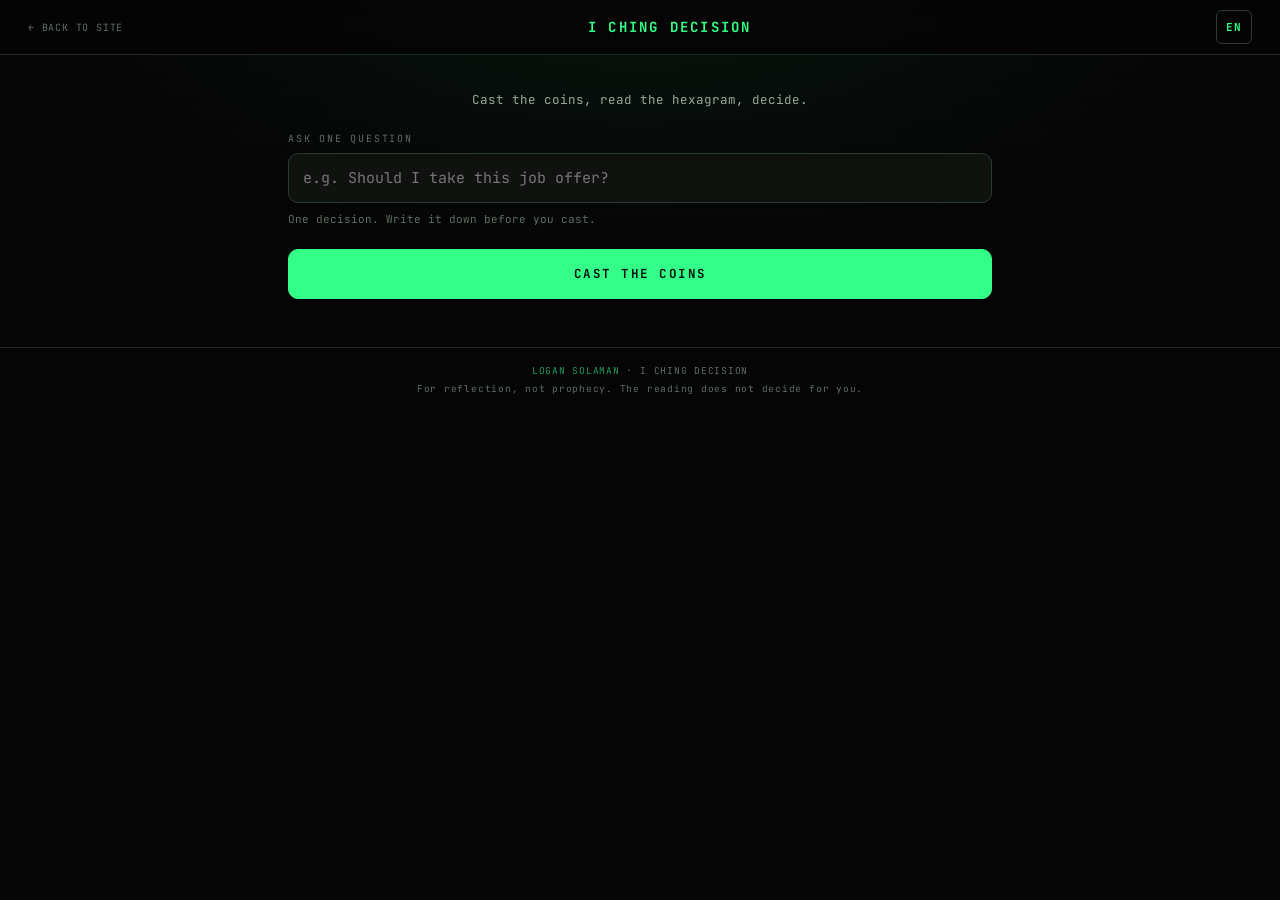
<file: tools/iching/index.html>
<!DOCTYPE html>
<html lang="en" data-theme="matrix">
<head>
<meta charset="UTF-8" />
<meta name="viewport" content="width=device-width, initial-scale=1, viewport-fit=cover" />
<meta name="theme-color" content="#050505" />
<meta name="description" content="Cast the coins, read the hexagram, decide. The I Ching as a decision tool — 64 hexagrams, all six lines, ten languages, entirely in your browser." />
<title>I CHING DECISION — Logan Solaman</title>
<link rel="preconnect" href="https://fonts.googleapis.com" />
<link rel="preconnect" href="https://fonts.gstatic.com" crossorigin />
<link href="https://fonts.googleapis.com/css2?family=JetBrains+Mono:wght@400;500;700&family=Noto+Serif+SC:wght@400;600;700&display=swap" rel="stylesheet" />
<link rel="stylesheet" href="assets/iching.css" />
<link rel="icon" href="data:image/svg+xml,<svg xmlns='http://www.w3.org/2000/svg' viewBox='0 0 100 100'><rect width='100' height='100' fill='%23050505'/><text x='50' y='72' font-size='56' text-anchor='middle' fill='%2333FF00' font-family='monospace'>☰</text></svg>" />
</head>
<body>

<div class="grain" aria-hidden="true"></div>

<header class="bar">
  <a class="bar__back" href="../../" data-i18n="back">← BACK TO SITE</a>
  <div class="bar__mid">
    <h1 class="bar__title" data-i18n="title">I CHING DECISION</h1>
  </div>
  <button class="bar__lang" id="langBtn" type="button" aria-label="Language" aria-haspopup="dialog">
    <span id="langName">EN</span>
  </button>
</header>

<main id="main">

  <!-- ============ STEP 1: QUESTION ============ -->
  <section class="panel" id="panelAsk">
    <p class="hero__sub" data-i18n="subtitle">Cast the coins, read the hexagram, decide.</p>
    <label class="lbl" for="question" data-i18n="ask">Ask one question</label>
    <input class="qinput" id="question" type="text" autocomplete="off" spellcheck="false"
           data-i18n-attr="placeholder:question_ph" placeholder="e.g. Should I take this job offer?" />
    <p class="hint" data-i18n="question_hint">One decision. Write it down before you cast.</p>
    <button class="btn btn--big" id="btnStart" type="button" data-i18n="cast">CAST THE COINS</button>
  </section>

  <!-- ============ STEP 2: CAST ============ -->
  <section class="panel" id="panelCast" hidden>
    <div class="casthead">
      <p class="casthead__q" id="castQuestion"></p>
      <p class="casthead__hint" data-i18n="toss_hint">Tap to toss the three coins</p>
    </div>

    <button class="coins" id="coinBtn" type="button" aria-label="Toss the three coins">
      <span class="coin" id="coinA"><i></i></span>
      <span class="coin" id="coinB"><i></i></span>
      <span class="coin" id="coinC"><i></i></span>
    </button>

    <ol class="lines" id="lines" aria-live="polite"></ol>

    <div class="castfoot">
      <p class="tossline" id="tossLine"></p>
      <button class="btn btn--ghost" id="btnRedo" type="button" hidden data-i18n="cast_again">CAST AGAIN</button>
      <button class="btn" id="btnRead" type="button" hidden data-i18n="meaning">READ THE CAST</button>
    </div>
  </section>

  <!-- ============ STEP 3: READING ============ -->
  <section id="panelRead" hidden>

    <div class="result" id="result"></div>

    <div class="derived" id="derived"></div>

    <div class="actionbox">
      <label class="lbl" for="action" data-i18n="write_action">Write your action</label>
      <input class="qinput" id="action" type="text" autocomplete="off"
             data-i18n-attr="placeholder:action_ph" placeholder="One concrete thing you will do, and by when" />
      <button class="btn btn--big" id="btnSave" type="button" data-i18n="save_cast">SAVE THIS CAST</button>
      <p class="saved" id="savedNote" hidden data-i18n="saved">Saved</p>
    </div>

    <div class="row2">
      <button class="btn btn--ghost" id="btnAgain" type="button" data-i18n="cast_again">CAST AGAIN</button>
      <button class="btn btn--ghost" id="btnNewQ" type="button" data-i18n="new_q">NEW QUESTION</button>
    </div>

    <section class="how">
      <h2 class="how__h" data-i18n="how">HOW TO READ THIS</h2>
      <ol class="how__l">
        <li data-i18n="how_1"></li>
        <li data-i18n="how_2"></li>
        <li data-i18n="how_3"></li>
        <li data-i18n="how_4"></li>
      </ol>
      <p class="disclaimer" data-i18n="disclaimer"></p>
    </section>

    <section class="ref">
      <h2 class="how__h" data-i18n="reference">ALL 64 HEXAGRAMS</h2>
      <p class="hint" data-i18n="reference_hint">Tap any hexagram to read it.</p>
      <div class="refgrid" id="refGrid"></div>
    </section>
  </section>

  <!-- ============ JOURNAL ============ -->
  <section class="journal" id="panelJournal" hidden>
    <div class="jhead">
      <h2 class="how__h" data-i18n="journal">JOURNAL</h2>
      <div class="jbtns">
        <button class="btn btn--tiny" id="btnExport" type="button" data-i18n="export_j">EXPORT</button>
        <button class="btn btn--tiny btn--danger" id="btnClear" type="button" data-i18n="clear_j">CLEAR ALL</button>
      </div>
    </div>
    <div id="journalList"></div>
  </section>

</main>

<!-- language picker -->
<div class="modal" id="langModal" hidden role="dialog" aria-modal="true" aria-label="Choose language">
  <div class="modal__panel">
    <button class="modal__close" id="langClose" type="button" aria-label="Close">×</button>
    <p class="modal__sys" data-i18n="lang">LANGUAGE</p>
    <div class="langgrid" id="langGrid" role="listbox"></div>
  </div>
</div>

<!-- hexagram detail modal -->
<div class="modal" id="hxModal" hidden role="dialog" aria-modal="true" aria-label="Hexagram">
  <div class="modal__panel modal__panel--wide">
    <button class="modal__close" id="hxClose" type="button" aria-label="Close">×</button>
    <div id="hxBody"></div>
  </div>
</div>

<footer class="foot">
  <span><a href="../../">LOGAN SOLAMAN</a> · <span data-i18n="title">I CHING DECISION</span></span>
  <span data-i18n="disclaimer"></span>
</footer>

<script src="assets/iching-data.js"></script>
<script src="assets/iching-app.js"></script>
</body>
</html>
</file>
<file: tools/assets/tools.css>
/* ============================================================
   THE ARMORY — tools hub styling (retro-futurism / CRT)
   ============================================================ */

:root, [data-theme="matrix"] {
  --neon: #33FF00;
  --neon-2: #00FFFF;
  --neon-3: #FF006E;
  --bg: #050505;
  --bg-2: #0a0d0a;
  --fg: #c8f5c0;
  --fg-dim: rgba(200, 245, 192, 0.55);
  --glass: rgba(20, 30, 20, 0.5);
  --glass-border: rgba(51, 255, 0, 0.25);
  --glow: 0 0 10px rgba(51, 255, 0, 0.65), 0 0 32px rgba(51, 255, 0, 0.25);
}

* { margin: 0; padding: 0; box-sizing: border-box; }
html { scroll-behavior: smooth; background: var(--bg); }

body {
  font-family: "JetBrains Mono", "SF Mono", Menlo, monospace;
  font-size: 14px;
  line-height: 1.6;
  color: var(--fg);
  background: var(--bg);
  overflow-x: clip;
  -webkit-font-smoothing: antialiased;
}

::selection { background: var(--neon); color: var(--bg); }
a { color: var(--neon-2); text-decoration: none; }
a:hover { color: var(--neon); }

:focus-visible { outline: 2px solid var(--neon); outline-offset: 3px; box-shadow: var(--glow); }

/* analog */
.grain {
  position: fixed; inset: -50%; width: 200%; height: 200%;
  z-index: 300; pointer-events: none; opacity: 0.05;
  background-image: url("data:image/svg+xml,%3Csvg viewBox='0 0 250 250' xmlns='http://www.w3.org/2000/svg'%3E%3Cfilter id='n'%3E%3CfeTurbulence type='fractalNoise' baseFrequency='0.75' numOctaves='2' stitchTiles='stitch'/%3E%3C/filter%3E%3Crect width='100%25' height='100%25' filter='url(%23n)'/%3E%3C/svg%3E");
  animation: grain 7s steps(8) infinite;
}
@keyframes grain {
  0%, 100% { transform: translate(0, 0); }
  20% { transform: translate(-4%, -6%); }
  40% { transform: translate(3%, -9%); }
  60% { transform: translate(7%, 3%); }
  80% { transform: translate(-6%, 5%); }
}
.scanlines {
  position: fixed; inset: 0; z-index: 299; pointer-events: none;
  background: repeating-linear-gradient(0deg, rgba(0, 0, 0, 0.15) 0 1px, transparent 1px 3px);
  opacity: 0.45;
}

/* statusbar */
.statusbar {
  position: sticky; top: 0; z-index: 250;
  display: flex; align-items: center; gap: 22px;
  padding: 9px 18px;
  font-size: 11px; letter-spacing: 0.14em; color: var(--fg-dim);
  background: rgba(5, 5, 5, 0.85);
  backdrop-filter: blur(10px);
  border-bottom: 1px solid var(--glass-border);
}
.statusbar__dot {
  display: inline-block; width: 8px; height: 8px; border-radius: 50%;
  background: #ff3b30; margin-right: 6px;
  animation: blink 1.4s steps(2) infinite;
}
@keyframes blink { 50% { opacity: 0.15; } }
.statusbar__keys { margin-left: auto; }
@media (max-width: 720px) { .statusbar__hide-sm { display: none; } }

/* header */
.armory-head { max-width: 1180px; margin: 0 auto; padding: 64px 6vw 26px; }
.armory-title {
  font-family: "VT323", monospace;
  font-size: clamp(2.6rem, 7vw, 4.6rem);
  line-height: 1;
  color: var(--neon);
  text-shadow: var(--glow);
  letter-spacing: 0.04em;
}
.armory-sub { color: var(--fg-dim); max-width: 64ch; margin-top: 12px; }

.armory-controls {
  display: flex; flex-wrap: wrap; gap: 14px; align-items: center;
  margin-top: 26px;
}
.search {
  display: flex; align-items: center; gap: 10px;
  border: 1px solid var(--glass-border);
  border-radius: 4px;
  padding: 10px 14px;
  background: rgba(0, 0, 0, 0.4);
  min-width: min(340px, 100%);
}
.search__sign { color: var(--neon); font-size: 12px; }
.search input {
  flex: 1; background: transparent; border: none; color: var(--fg);
  font-family: inherit; font-size: 13px; caret-color: var(--neon);
}
.search input:focus { outline: none; }
.search input::placeholder { color: var(--fg-dim); opacity: 0.6; }

.tabs { display: flex; flex-wrap: wrap; gap: 8px; }
.tab {
  font-family: inherit; font-size: 11px; letter-spacing: 0.12em;
  color: var(--fg-dim); background: rgba(0, 0, 0, 0.35);
  border: 1px solid var(--glass-border); border-radius: 3px;
  padding: 9px 13px; cursor: pointer;
  transition: all 0.2s cubic-bezier(0.22, 1, 0.36, 1);
}
.tab:hover { color: var(--neon); border-color: var(--neon); }
.tab.is-active { color: var(--bg); background: var(--neon); border-color: var(--neon); box-shadow: var(--glow); }

.armory-count { margin-top: 14px; font-size: 11px; letter-spacing: 0.2em; color: var(--fg-dim); }

/* grid */
.grid {
  max-width: 1180px; margin: 0 auto;
  padding: 8px 6vw 80px;
  display: grid;
  grid-template-columns: repeat(auto-fill, minmax(270px, 1fr));
  gap: 14px;
}

.toolcard {
  background: var(--glass);
  border: 1px solid var(--glass-border);
  border-radius: 4px;
  padding: 18px 18px 16px;
  cursor: pointer;
  text-align: left;
  font-family: inherit;
  color: inherit;
  display: flex; flex-direction: column; gap: 8px;
  transition: transform 0.25s cubic-bezier(0.22, 1, 0.36, 1), border-color 0.25s, box-shadow 0.25s;
  will-change: transform;
}
.toolcard:hover, .toolcard:focus-visible {
  transform: translateY(-4px);
  border-color: var(--neon);
  box-shadow: 0 20px 50px -22px rgba(0, 0, 0, 0.9), var(--glow);
}
.toolcard__head { display: flex; align-items: center; gap: 10px; }
.toolcard__icon { color: var(--neon-3); font-size: 15px; }
.toolcard__name { font-weight: 700; font-size: 13.5px; letter-spacing: 0.06em; color: var(--neon); }
.toolcard__desc { font-size: 12px; color: var(--fg-dim); flex: 1; }
.toolcard__run { font-size: 10.5px; letter-spacing: 0.2em; color: var(--fg-dim); }
.toolcard:hover .toolcard__run { color: var(--neon-2); }
.toolcard.is-hidden { display: none; }

/* footer */
.armory-foot {
  max-width: 1180px; margin: 0 auto;
  padding: 26px 6vw 40px;
  display: flex; flex-wrap: wrap; gap: 12px;
  justify-content: space-between;
  font-size: 11px; letter-spacing: 0.18em; color: var(--fg-dim);
  border-top: 1px solid var(--glass-border);
}

/* ---------- workspace modal ---------- */
.ws {
  position: fixed; inset: 0; z-index: 400;
  display: grid; place-items: center;
  padding: 20px;
  background: rgba(0, 0, 0, 0.65);
  backdrop-filter: blur(6px);
}
.ws[hidden] { display: none; }
.ws__panel {
  width: min(760px, 96vw);
  max-height: 90vh;
  overflow-y: auto;
  background: var(--bg-2);
  border: 1px solid var(--glass-border);
  border-radius: 8px;
  box-shadow: 0 40px 100px -30px rgba(0, 0, 0, 0.95), var(--glow);
  padding: 26px clamp(18px, 3vw, 32px) 30px;
}
.ws__head { display: flex; justify-content: space-between; gap: 16px; margin-bottom: 20px; }
.ws__name {
  font-family: "VT323", monospace;
  font-size: 2rem; color: var(--neon);
  text-shadow: var(--glow); letter-spacing: 0.04em; line-height: 1;
}
.ws__desc { color: var(--fg-dim); font-size: 12.5px; margin-top: 8px; }
.ws__close {
  background: none; border: 1px solid var(--glass-border); border-radius: 4px;
  color: var(--fg); font-size: 22px; width: 42px; height: 42px; cursor: pointer;
  flex-shrink: 0;
}
.ws__close:hover { background: rgba(51, 255, 0, 0.12); border-color: var(--neon); }

.ws__fields { display: grid; gap: 12px; }
.field label {
  display: block; font-size: 10.5px; letter-spacing: 0.22em;
  color: var(--neon); margin-bottom: 6px;
}
.field input[type="text"], .field input[type="number"], .field input[type="date"],
.field select, .field textarea {
  width: 100%;
  background: rgba(0, 0, 0, 0.45);
  border: 1px solid var(--glass-border);
  border-radius: 3px;
  color: var(--fg);
  font-family: inherit; font-size: 13.5px;
  padding: 11px 13px;
}
.field input:focus, .field select:focus, .field textarea:focus {
  outline: none; border-color: var(--neon); box-shadow: var(--glow);
}
.field textarea { min-height: 96px; resize: vertical; }
.field input[type="file"] { color: var(--fg-dim); font-size: 12.5px; }
.field input[type="file"]::file-selector-button {
  background: var(--neon); color: var(--bg); border: none;
  font-family: inherit; font-weight: 700; font-size: 12px;
  padding: 8px 14px; border-radius: 3px; cursor: pointer; margin-right: 12px;
}
.field--check { display: flex; align-items: center; gap: 10px; }
.field--check input { width: auto; accent-color: var(--neon); }
.field--check label { margin: 0; }

.ws__actions { display: flex; gap: 10px; margin: 20px 0 14px; flex-wrap: wrap; }
.btn {
  display: inline-flex; align-items: center; justify-content: center;
  min-height: 46px; padding: 12px 28px;
  font-family: inherit; font-size: 13px; font-weight: 700; letter-spacing: 0.14em;
  color: var(--bg); background: var(--neon);
  border: none; border-radius: 3px; cursor: pointer;
  box-shadow: var(--glow);
  transition: transform 0.2s, box-shadow 0.2s, background 0.2s;
}
.btn:hover { background: var(--neon-2); transform: translateY(-2px); }
.btn--ghost { background: transparent; color: var(--neon); border: 1px solid var(--neon); box-shadow: none; }
.btn--ghost:hover { background: rgba(51, 255, 0, 0.1); color: var(--neon); }

.ws__out {
  background: rgba(0, 0, 0, 0.5);
  border: 1px solid var(--glass-border);
  border-radius: 4px;
  padding: 16px;
  font-size: 12.5px;
  line-height: 1.65;
  white-space: pre-wrap;
  word-break: break-word;
  color: var(--fg);
  min-height: 40px;
}
.ws__out:empty { display: none; }
.ws__media { margin-top: 14px; display: grid; gap: 12px; justify-items: start; }
.ws__media img { max-width: 100%; border: 1px solid var(--glass-border); border-radius: 4px; }
.ws__media .note { font-size: 11.5px; color: var(--fg-dim); }

/* invoice print area */
.invoice-print { background: #fff; color: #111; padding: 34px; border-radius: 4px; font-family: Georgia, serif; width: 100%; }
.invoice-print h3 { letter-spacing: 0.08em; margin-bottom: 14px; }
.invoice-print table { width: 100%; border-collapse: collapse; margin: 18px 0; }
.invoice-print th, .invoice-print td { text-align: left; padding: 8px 10px; border-bottom: 1px solid #ddd; font-size: 14px; }
.invoice-print td.num, .invoice-print th.num { text-align: right; }
.invoice-print .total { font-weight: 700; }

@media print {
  body * { visibility: hidden; }
  .invoice-print, .invoice-print * { visibility: visible; }
  .invoice-print { position: absolute; inset: 0; border-radius: 0; }
}

/* ---------- REDUCED MOTION ---------- */
@media (prefers-reduced-motion: reduce) {
  html { scroll-behavior: auto; }
  .grain, .statusbar__dot { animation: none !important; }
  *, *::before, *::after { transition-duration: 0.01ms !important; }
}


/* ---------- overlay base (shared with main site) ---------- */
.overlay {
  position: fixed; inset: 0; z-index: 460;
  display: grid; place-items: center;
  background: rgba(0, 0, 0, 0.6);
  backdrop-filter: blur(6px);
}
.overlay[hidden] { display: none; }
.overlay__close {
  position: absolute; top: 10px; right: 14px;
  background: none; border: none; color: var(--fg);
  font-size: 28px; cursor: pointer; padding: 8px; z-index: 3;
}
.overlay__title {
  font-family: var(--pixel); font-size: 2rem; color: var(--neon);
  text-shadow: var(--glow); letter-spacing: 0.06em; margin-bottom: 18px;
}

/* ---------- CRT bezel + screen ---------- */
.crt__bezel {
  border: 1px solid var(--glass-border);
  border-radius: 12px; padding: 10px;
  background: rgba(0, 0, 0, 0.5);
  box-shadow: 0 30px 80px -30px rgba(0, 0, 0, 0.9), var(--glow);
}
.crt__screen {
  position: relative; border-radius: 6px;
  padding: 30px clamp(18px, 4vw, 40px) 26px;
  background:
    radial-gradient(120% 90% at 50% 0%, rgba(255, 255, 255, 0.04), transparent 50%),
    var(--bg-2);
  overflow: hidden;
}
.crt__screen::after {
  content: ""; position: absolute; inset: 0; pointer-events: none;
  background: radial-gradient(ellipse at center, transparent 62%, rgba(0, 0, 0, 0.42));
}

/* ---------- LANGUAGE PICKER MODAL ---------- */
.langmodal__bezel { width: min(560px, 94vw); }
.langmodal__sysline {
  font-size: 11px; letter-spacing: 0.14em; text-transform: uppercase;
  color: var(--fg-dim); font-family: var(--mono); margin-bottom: 8px;
}
.langmodal__grid {
  display: grid;
  grid-template-columns: repeat(auto-fill, minmax(150px, 1fr));
  gap: 10px; margin: 18px 0 6px;
}
.langmodal__opt {
  display: flex; align-items: center; gap: 10px;
  padding: 12px 14px;
  background: rgba(255, 255, 255, 0.03);
  border: 1px solid var(--glass-border); border-radius: 6px;
  cursor: pointer; font-family: var(--mono); font-size: 13px;
  color: var(--fg); text-align: left;
  transition: border-color 0.2s, background 0.2s, transform 0.15s;
}
.langmodal__opt:hover {
  border-color: var(--neon); background: rgba(255, 255, 255, 0.07);
  transform: translateY(-2px);
}
.langmodal__opt:focus-visible { outline: 2px solid var(--neon); outline-offset: 2px; }
.langmodal__opt.is-active {
  border-color: var(--neon); background: rgba(255, 255, 255, 0.08);
  box-shadow: var(--glow);
}
.langmodal__opt-native { font-weight: 700; }
.langmodal__opt-en { color: var(--fg-dim); font-size: 11px; margin-left: auto; }
.langmodal__opt[aria-selected="true"] .langmodal__opt-en { color: var(--neon); }
@media (max-width: 480px) { .langmodal__grid { grid-template-columns: 1fr 1fr; } }
</file>
<file: tools/iching/assets/iching.css>
/* ===========================================================
   I CHING DECISION — mobile-first stylesheet
   Design language: ink + jade on near-black, monospace chrome,
   serif Chinese type for the canonical text.
   =========================================================== */

:root {
  --bg: #050505;
  --bg-2: #0b0b0b;
  --panel: #101210;
  --line: #1e2a22;
  --line-2: #2b3b30;
  --ink: #e8ede8;
  --ink-dim: #9aa89c;
  --ink-faint: #5f6d62;
  --jade: #33ff88;
  --jade-dim: #1f9c5a;
  --gold: #e8c66a;
  --red: #ff5f56;
  --mono: "JetBrains Mono", ui-monospace, SFMono-Regular, Menlo, monospace;
  --serif: "Noto Serif SC", "Songti TC", "PingFang TC", "Songti SC", serif;
  --pad: 16px;
  --radius: 10px;
  --safe-b: env(safe-area-inset-bottom, 0px);
}

* { box-sizing: border-box; }

/* The `hidden` attribute must win over our own display rules
   (.modal{display:flex}, .btn{display:inline-flex}). Without this the
   language and hexagram modals permanently cover the page. */
[hidden] { display: none !important; }

html, body {
  margin: 0;
  padding: 0;
  background: var(--bg);
  color: var(--ink);
  font-family: var(--mono);
  -webkit-text-size-adjust: 100%;
  overscroll-behavior-y: contain;
}

body {
  min-height: 100svh;
  padding-bottom: calc(28px + var(--safe-b));
  background-image:
    radial-gradient(900px 500px at 50% -10%, rgba(51, 255, 136, .07), transparent 70%);
}

.grain {
  position: fixed; inset: 0; pointer-events: none; z-index: 0; opacity: .35;
  background-image: repeating-linear-gradient(0deg, rgba(255,255,255,.018) 0 1px, transparent 1px 3px);
}

/* ---------- top bar ---------- */
.bar {
  position: sticky; top: 0; z-index: 40;
  display: grid;
  grid-template-columns: auto 1fr auto;
  align-items: center;
  gap: 10px;
  padding: calc(10px + env(safe-area-inset-top, 0px)) var(--pad) 10px;
  background: rgba(5,5,5,.92);
  backdrop-filter: blur(10px);
  border-bottom: 1px solid var(--line);
}
.bar__back {
  font-size: 10px; letter-spacing: .08em; color: var(--ink-faint);
  text-decoration: none; white-space: nowrap;
}
.bar__back:hover { color: var(--jade); }
.bar__mid { text-align: center; min-width: 0; }
.bar__title {
  margin: 0; font-size: 13px; font-weight: 700; letter-spacing: .16em;
  color: var(--jade); white-space: nowrap; overflow: hidden; text-overflow: ellipsis;
}
.bar__lang {
  font-family: var(--mono); font-size: 11px; font-weight: 700; letter-spacing: .08em;
  color: var(--jade); background: transparent;
  border: 1px solid var(--line-2); border-radius: 6px;
  padding: 6px 9px; cursor: pointer; min-height: 34px;
}
.bar__lang:active { background: rgba(51,255,136,.12); }

/* ---------- layout ---------- */
main {
  position: relative; z-index: 1;
  max-width: 760px; margin: 0 auto; padding: 0 var(--pad);
}

.panel { padding: 22px 0 8px; }

.hero__sub {
  margin: 0 0 22px; font-size: 12.5px; line-height: 1.7;
  color: var(--ink-dim); text-align: center;
}

.lbl {
  display: block; font-size: 10px; letter-spacing: .18em;
  color: var(--ink-faint); margin-bottom: 8px; text-transform: uppercase;
}
.hint {
  font-size: 11px; color: var(--ink-faint); margin: 8px 0 0; line-height: 1.6;
}

.qinput {
  width: 100%; font-family: var(--mono); font-size: 15px; color: var(--ink);
  background: var(--panel); border: 1px solid var(--line-2);
  border-radius: var(--radius); padding: 14px 14px;
  min-height: 48px;
}
.qinput:focus { outline: none; border-color: var(--jade-dim); box-shadow: 0 0 0 3px rgba(51,255,136,.1); }

/* ---------- buttons ---------- */
.btn {
  display: inline-flex; align-items: center; justify-content: center; gap: 8px;
  width: 100%; font-family: var(--mono); font-size: 12.5px; font-weight: 700;
  letter-spacing: .12em; color: #04140b;
  background: var(--jade); border: 1px solid var(--jade);
  border-radius: var(--radius); padding: 14px 16px; cursor: pointer;
  min-height: 50px; touch-action: manipulation;
  -webkit-tap-highlight-color: transparent;
}
.btn:active { transform: translateY(1px); background: #2ae076; }
.btn--big { margin-top: 20px; }
.btn--ghost {
  background: transparent; color: var(--ink-dim); border-color: var(--line-2);
}
.btn--ghost:active { background: rgba(255,255,255,.04); color: var(--ink); }
.btn--tiny { width: auto; font-size: 10px; padding: 8px 10px; min-height: 34px; letter-spacing: .1em; }
.btn--danger { color: var(--red); border-color: rgba(255,95,86,.35); }
.btn[disabled] { opacity: .4; pointer-events: none; }

.row2 { display: grid; grid-template-columns: 1fr 1fr; gap: 10px; margin-top: 12px; }

/* ---------- step 2: cast ---------- */
.casthead { text-align: center; padding: 16px 0 6px; }
.casthead__q {
  margin: 0 0 8px; font-size: 13px; color: var(--ink);
  border-left: 2px solid var(--jade-dim); padding-left: 10px; text-align: left;
  word-break: break-word;
}
.casthead__hint { margin: 0; font-size: 11px; color: var(--ink-faint); letter-spacing: .06em; }

.coins {
  display: flex; justify-content: center; gap: 12px;
  width: 100%; margin: 18px 0 22px; padding: 6px 0;
  background: transparent; border: 0; cursor: pointer;
  -webkit-tap-highlight-color: transparent;
}
.coin {
  width: 54px; height: 54px; border-radius: 50%;
  background: radial-gradient(circle at 32% 28%, #4a4232, #241f16 62%, #171310);
  border: 1px solid #6b5c3e;
  display: grid; place-items: center;
  box-shadow: 0 3px 10px rgba(0,0,0,.6);
  transition: transform .18s ease;
}
.coin i {
  width: 12px; height: 12px; background: #0d0b07; border-radius: 1px;
  box-shadow: inset 0 0 0 1px #7a6a49;
  transition: transform .3s ease;
}
.coins:active .coin { transform: scale(.94); }
.coin.spin i { transform: rotateY(180deg) scaleX(.1); }

/* ---------- the six lines ---------- */
.lines {
  list-style: none; margin: 0 0 18px; padding: 0;
  display: flex; flex-direction: column; gap: 7px;
}
.lines li {
  display: grid; grid-template-columns: 26px 1fr auto;
  align-items: center; gap: 9px;
  padding: 7px 9px; border-radius: 7px;
  background: var(--panel); border: 1px solid var(--line);
  min-height: 40px;
}
.lines li.fresh { animation: pop .3s ease; border-color: var(--jade-dim); }
@keyframes pop { from { transform: scale(.96); opacity: .3; } to { transform: none; opacity: 1; } }
.lines .lp { font-size: 10px; color: var(--ink-faint); letter-spacing: .04em; }
.lines .lbar { display: flex; flex-direction: column; gap: 4px; }
.lines .lbar i {
  display: block; height: 7px; background: var(--ink-dim);
  border-radius: 2px;
}
.lines .lbar i.h { background: var(--ink); }
.lines li.moving .lbar i { background: var(--jade); box-shadow: 0 0 7px rgba(51,255,136,.55); }
.lines .lmark {
  font-size: 9px; letter-spacing: .06em; color: var(--ink-faint);
  border: 1px solid var(--line-2); border-radius: 4px; padding: 3px 5px;
  white-space: nowrap;
}
.lines li.moving .lmark { color: var(--jade); border-color: var(--jade-dim); }

.castfoot { text-align: center; }
.tossline { margin: 0 0 12px; font-size: 11px; color: var(--ink-faint); letter-spacing: .08em; min-height: 14px; }

/* ---------- step 3: reading ---------- */
.result {
  margin: 18px 0 0; padding: 18px 16px;
  background: linear-gradient(180deg, #101410, #0c0e0c);
  border: 1px solid var(--line-2); border-radius: 14px;
}
.rhead { display: flex; align-items: flex-start; gap: 14px; }
.rglyph {
  font-size: 46px; line-height: .95; color: var(--jade);
  flex: 0 0 auto; text-shadow: 0 0 18px rgba(51,255,136,.35);
}
.rmeta { min-width: 0; flex: 1; }
.rnum { font-size: 10px; letter-spacing: .18em; color: var(--jade-dim); }
.rname {
  margin: 3px 0 2px; font-family: var(--serif); font-size: 24px; font-weight: 700;
  color: var(--ink); line-height: 1.25;
}
.ren { font-size: 11.5px; color: var(--ink-dim); letter-spacing: .03em; }
.rsum {
  margin: 12px 0 0; font-size: 13px; line-height: 1.65; color: var(--gold);
}
.rtri {
  display: flex; gap: 14px; margin-top: 12px; padding-top: 12px;
  border-top: 1px solid var(--line);
}
.rtri div { font-size: 10.5px; color: var(--ink-dim); line-height: 1.6; }
.rtri b { display: block; color: var(--ink); font-size: 12px; font-family: var(--serif); font-weight: 600; }
.rtri .up::before { content: "▲ "; color: var(--jade-dim); }
.rtri .lo::before { content: "▼ "; color: var(--gold); }

.rblock { margin-top: 16px; padding-top: 14px; border-top: 1px solid var(--line); }
.rblock h3 {
  margin: 0 0 7px; font-size: 9.5px; letter-spacing: .2em;
  color: var(--ink-faint); font-weight: 700; text-transform: uppercase;
}
.rblock .zh {
  font-family: var(--serif); font-size: 15px; line-height: 1.85; color: var(--ink);
  margin: 0;
}
.rblock .zh em { color: var(--gold); font-style: normal; }
.rblock .en { font-size: 12.5px; line-height: 1.75; color: var(--ink-dim); margin: 7px 0 0; }

.radv {
  margin-top: 16px; padding: 13px 14px; border-radius: 10px;
  background: rgba(51,255,136,.08); border: 1px solid var(--jade-dim);
}
.radv h3 { margin: 0 0 6px; font-size: 9.5px; letter-spacing: .2em; color: var(--jade); }
.radv p { margin: 0; font-size: 14px; line-height: 1.6; color: var(--ink); font-weight: 500; }

.ruling {
  margin-top: 14px; padding: 11px 13px; border-radius: 9px;
  background: rgba(232,198,106,.07); border: 1px solid rgba(232,198,106,.28);
  font-size: 12px; line-height: 1.65; color: var(--gold);
}

/* six line list in the result */
.rlines { list-style: none; margin: 0; padding: 0; display: flex; flex-direction: column; gap: 8px; }
.rlines li {
  padding: 10px 11px; border-radius: 8px;
  background: rgba(255,255,255,.022); border: 1px solid var(--line);
}
.rlines li.moving { border-color: var(--jade-dim); background: rgba(51,255,136,.07); }
.rlines .rp {
  display: flex; justify-content: space-between; align-items: center; gap: 8px;
  font-size: 10px; letter-spacing: .1em; color: var(--ink-faint); margin-bottom: 5px;
}
.rlines li.moving .rp { color: var(--jade); }
.rlines .rt { font-family: var(--serif); font-size: 13.5px; line-height: 1.75; color: var(--ink); }
.rlines .ri { font-size: 11.5px; line-height: 1.65; color: var(--ink-faint); margin-top: 4px; }

/* ---------- derived hexagrams ---------- */
.derived { display: grid; gap: 10px; margin-top: 12px; }
.dcard {
  padding: 14px; border-radius: 11px;
  background: var(--panel); border: 1px solid var(--line);
}
.dcard--rel { border-color: rgba(232,198,106,.3); }
.dcard__k {
  display: flex; align-items: baseline; gap: 8px; margin-bottom: 4px;
}
.dcard__k b {
  font-size: 9.5px; letter-spacing: .18em; color: var(--ink-faint); font-weight: 700;
}
.dcard__k span { font-size: 10px; color: var(--ink-faint); }
.dcard__n {
  font-family: var(--serif); font-size: 17px; font-weight: 600; color: var(--ink);
  display: flex; align-items: center; gap: 8px; margin-bottom: 6px;
}
.dcard__n i { font-style: normal; font-size: 24px; color: var(--jade-dim); }
.dcard__n em { font-style: normal; font-size: 11px; color: var(--ink-dim); font-family: var(--mono); }
.dcard p { margin: 0 0 6px; font-size: 12.5px; line-height: 1.7; color: var(--ink-dim); }
.dcard .zh { font-family: var(--serif); font-size: 13.5px; line-height: 1.8; color: var(--ink); }

/* ---------- action + journal ---------- */
.actionbox { margin-top: 18px; padding: 16px; border-radius: 12px; background: var(--panel); border: 1px solid var(--line); }
.saved { margin: 10px 0 0; font-size: 11px; color: var(--jade); letter-spacing: .1em; text-align: center; }

.how, .ref { margin-top: 34px; }
.how__h {
  font-size: 10px; letter-spacing: .2em; color: var(--ink-faint);
  margin: 0 0 10px; font-weight: 700;
}
.how__l { margin: 0; padding-left: 18px; }
.how__l li { font-size: 11.5px; line-height: 1.75; color: var(--ink-dim); margin-bottom: 8px; }
.disclaimer {
  margin: 14px 0 0; padding: 11px 13px; border-radius: 8px;
  background: rgba(255,255,255,.02); border: 1px solid var(--line);
  font-size: 10.5px; line-height: 1.7; color: var(--ink-faint);
}

.refgrid {
  display: grid; grid-template-columns: repeat(auto-fill, minmax(58px, 1fr)); gap: 6px;
  margin-top: 12px;
}
.refcell {
  aspect-ratio: 1; display: grid; place-items: center;
  background: var(--panel); border: 1px solid var(--line); border-radius: 8px;
  color: var(--ink-dim); font-family: var(--serif); font-size: 17px;
  cursor: pointer; padding: 0; -webkit-tap-highlight-color: transparent;
}
.refcell:active { border-color: var(--jade); color: var(--jade); }
.refcell.hit { border-color: var(--jade-dim); color: var(--jade); background: rgba(51,255,136,.09); }

.journal { margin-top: 26px; }
.jhead { display: flex; justify-content: space-between; align-items: center; gap: 10px; }
.jbtns { display: flex; gap: 6px; }
.jentry {
  padding: 12px; border-radius: 10px; background: var(--panel);
  border: 1px solid var(--line); margin-bottom: 8px;
}
.jentry__q { font-size: 12.5px; color: var(--ink); margin: 0 0 4px; font-weight: 500; }
.jentry__m { font-size: 10.5px; color: var(--ink-faint); margin: 0; }
.jentry__a { font-size: 11.5px; color: var(--jade); margin: 6px 0 0; }
.jentry__del {
  float: right; background: none; border: 0; color: var(--ink-faint);
  font-size: 16px; cursor: pointer; padding: 0 4px; line-height: 1;
}
.jempty { font-size: 11.5px; color: var(--ink-faint); }

/* ---------- modals ---------- */
.modal {
  position: fixed; inset: 0; z-index: 90;
  background: rgba(0,0,0,.82); backdrop-filter: blur(5px);
  display: flex; align-items: flex-end; justify-content: center;
}
@media (min-width: 640px) { .modal { align-items: center; padding: 20px; } }
.modal__panel {
  position: relative; width: 100%; max-width: 560px; max-height: 86svh;
  overflow-y: auto; -webkit-overflow-scrolling: touch;
  background: var(--bg-2); border: 1px solid var(--line-2);
  border-radius: 16px 16px 0 0; padding: 22px 18px calc(22px + var(--safe-b));
}
@media (min-width: 640px) { .modal__panel { border-radius: 14px; padding-bottom: 22px; } }
.modal__panel--wide { max-width: 680px; }
.modal__close {
  position: absolute; top: 10px; right: 12px; z-index: 2;
  width: 34px; height: 34px; border-radius: 50%;
  background: rgba(255,255,255,.06); border: 1px solid var(--line-2);
  color: var(--ink-dim); font-size: 19px; cursor: pointer; line-height: 1;
}
.modal__sys { margin: 0 0 14px; font-size: 10px; letter-spacing: .18em; color: var(--ink-faint); }
.langgrid { display: grid; grid-template-columns: 1fr 1fr; gap: 8px; }
@media (min-width: 480px) { .langgrid { grid-template-columns: 1fr 1fr 1fr; } }
.langopt {
  padding: 13px 8px; border-radius: 9px; background: var(--panel);
  border: 1px solid var(--line); cursor: pointer; text-align: center;
  font-family: var(--mono); color: var(--ink-dim); min-height: 48px;
}
.langopt b { display: block; font-size: 13px; color: var(--ink); }
.langopt span { font-size: 9.5px; letter-spacing: .08em; }
.langopt.is-active { border-color: var(--jade); background: rgba(51,255,136,.1); }
.langopt.is-active b { color: var(--jade); }

/* ---------- footer ---------- */
.foot {
  margin-top: 40px; padding: 16px var(--pad) 0;
  border-top: 1px solid var(--line);
  font-size: 9.5px; letter-spacing: .08em; color: var(--ink-faint);
  display: flex; flex-direction: column; gap: 5px; text-align: center;
}
.foot a { color: var(--jade-dim); text-decoration: none; }

/* ---------- RTL ---------- */
html[dir="rtl"] .bar { grid-template-columns: auto 1fr auto; }
html[dir="rtl"] .rname, html[dir="rtl"] .dcard__n { font-family: var(--serif); }
html[dir="rtl"] .casthead__q { border-left: 0; border-right: 2px solid var(--jade-dim); padding-left: 0; padding-right: 10px; }
html[dir="rtl"] .rtri .up::before { content: "▲ "; }
html[dir="rtl"] .rtri .lo::before { content: "▼ "; }

/* ---------- desktop ---------- */
@media (min-width: 720px) {
  :root { --pad: 28px; }
  .panel { padding-top: 34px; }
  .rhead { gap: 20px; }
  .rglyph { font-size: 62px; }
  .rname { font-size: 28px; }
  .derived { grid-template-columns: 1fr 1fr; }
  .refgrid { grid-template-columns: repeat(auto-fill, minmax(64px, 1fr)); }
  .bar__title { font-size: 14px; }
}
@media (min-width: 1024px) {
  .coins { gap: 16px; }
  .coin { width: 62px; height: 62px; }
}

/* ---------- reduced motion ---------- */
@media (prefers-reduced-motion: reduce) {
  *, *::before, *::after { animation-duration: .01ms !important; transition-duration: .01ms !important; }
}
</file>
